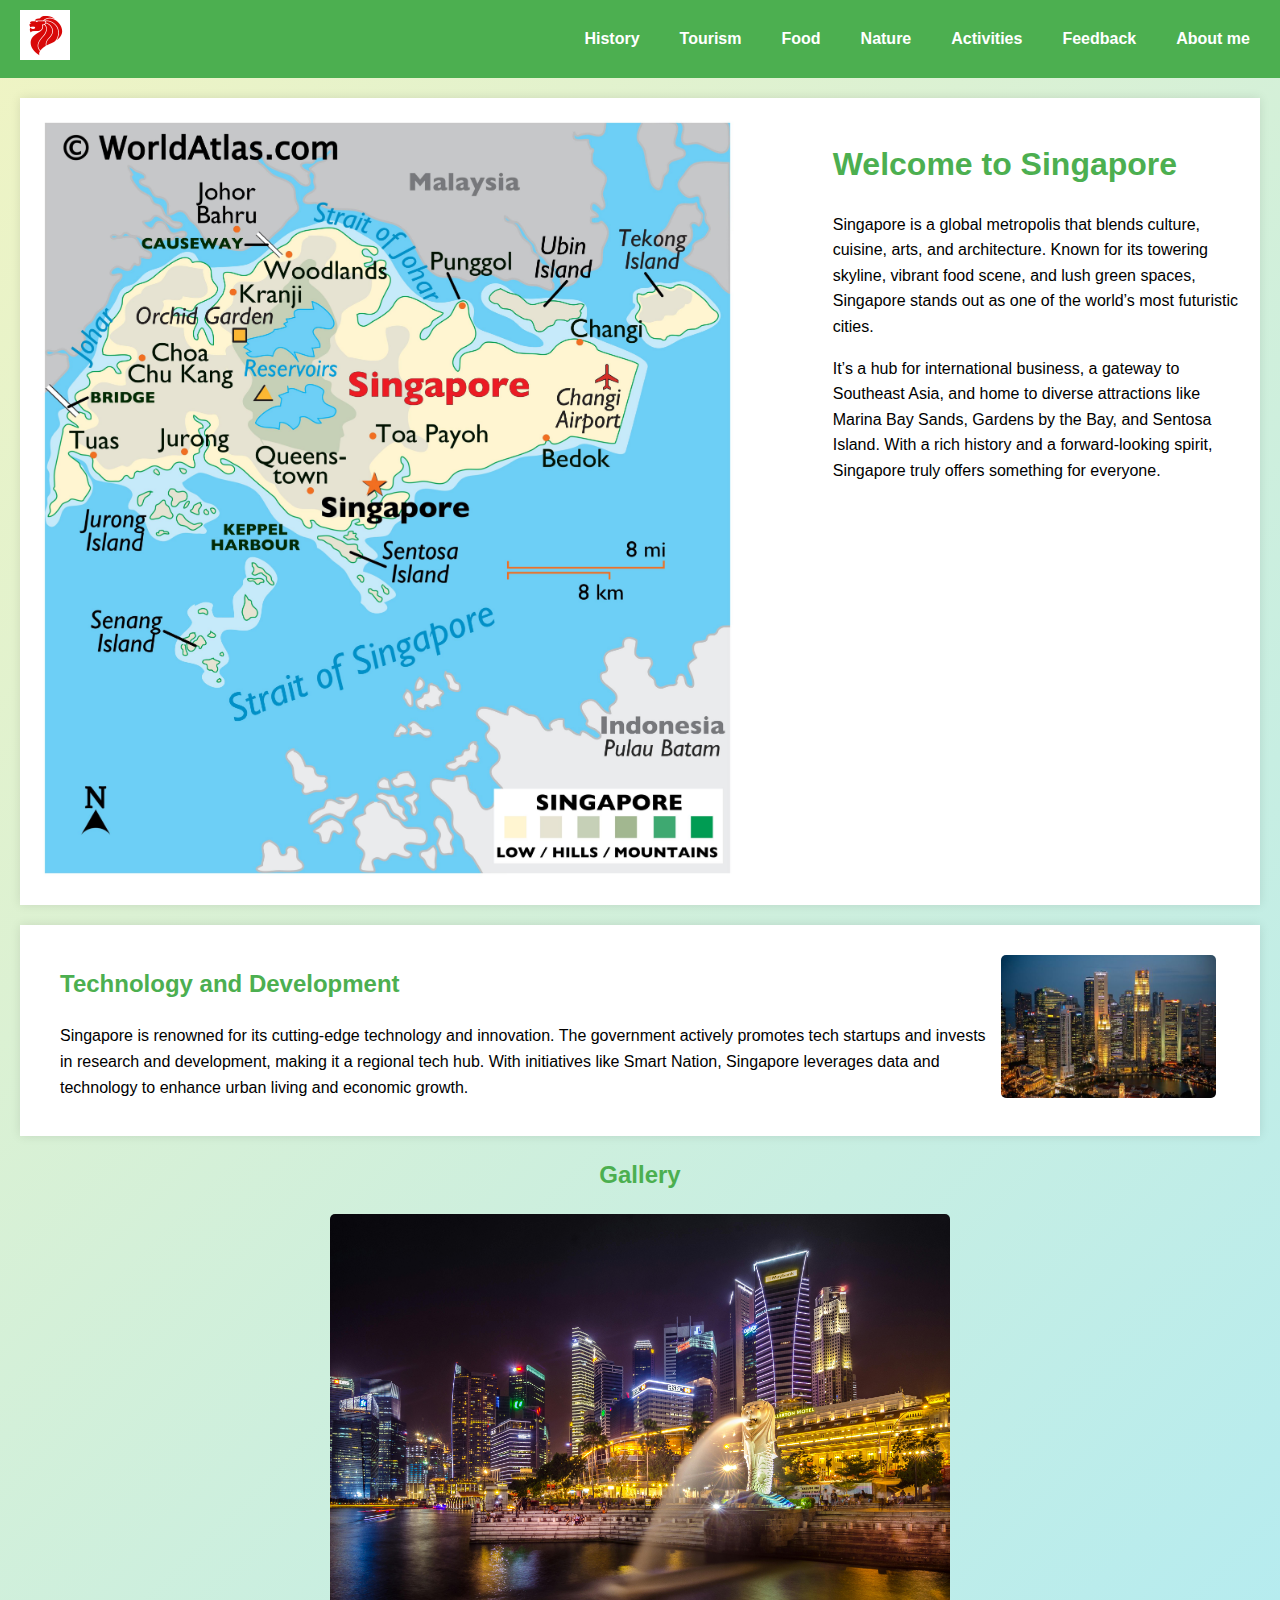
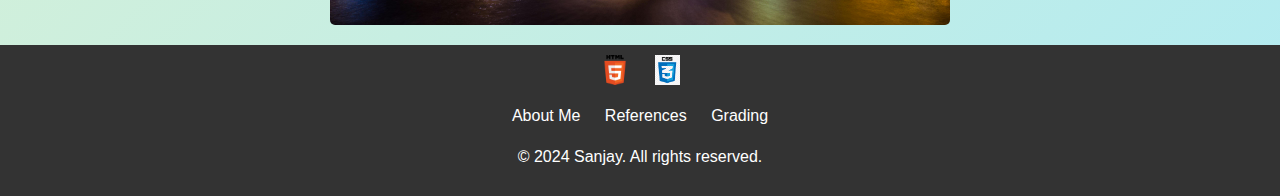
<file: index.html>
<!DOCTYPE html>
<html lang="en">
<head>
    <meta charset="UTF-8">
    <meta name="viewport" content="width=device-width, initial-scale=1.0">
    <title>Discover Singapore</title>
    <link rel="stylesheet" href="styles.css">
    <link rel="stylesheet" href="https://cdnjs.cloudflare.com/ajax/libs/font-awesome/6.0.0-beta3/css/all.min.css">
</head>
<body>
    <header>
        <div class="logo">
            <a href="index.html"><img src="assests/singapore_logo.gif" alt="Site Logo"></a>

        </div>
        <nav>
            <ul>
                <li><a href="history.html">History</a></li>
                <li><a href="tourist.html">Tourism</a></li>
                <li><a href="food.html">Food</a></li>
                <li><a href="nature.html">Nature</a></li>
                <li><a href="activities.html">Activities</a></li>
                <li><a href="feedback.html">Feedback</a></li>
                <li><a href="about.html">About me</a></li>
            </ul>
        </nav>
    </header>

    <section class="intro">
        <div class="content-container">
            <div class="image-container">
                <img src="assests/singapore_map.jpg" alt="Map of Singapore">
            </div>
            <div class="text-container">
                <h1>Welcome to Singapore</h1>
                <p>Singapore is a global metropolis that blends culture, cuisine, arts, and architecture. Known for its towering skyline, vibrant food scene, and lush green spaces, Singapore stands out as one of the world’s most futuristic cities.</p>
                <p>It’s a hub for international business, a gateway to Southeast Asia, and home to diverse attractions like Marina Bay Sands, Gardens by the Bay, and Sentosa Island. With a rich history and a forward-looking spirit, Singapore truly offers something for everyone.</p>
            </div>
        </div>
    </section>

    <section class="tech-development">
        <div class="text-container">
            <h2>Technology and Development</h2>
            <p>Singapore is renowned for its cutting-edge technology and innovation. The government actively promotes tech startups and invests in research and development, making it a regional tech hub. With initiatives like Smart Nation, Singapore leverages data and technology to enhance urban living and economic growth.</p>
        </div>
        <div class="image-container">
            <img src="assests/tech.jpg" alt="Technology Development in Singapore">
        </div>
    </section>

    <section class="gallery">
        <h2>Gallery</h2>
        <div class="carousel">
            <div class="carousel-images">
                <img src="assests/singapore_image1.jpg" alt="Gallery Image 1">
                <img src="assests/singapore_image2.jpeg" alt="Gallery Image 2">
                <img src="assests/image3.avif" alt="Gallery Image 3">
                <img src="assests/image4.jpeg" alt="Gallery Image 4">
                <img src="assests/image5.jpg" alt="Gallery Image 5">
            </div>
        </div>
    </section>

    <footer>
        <div class="validator-logos">
            <a href="https://validator.w3.org/nu/?doc=https://people.rit.edu/sm7046/individual%2520project/index.html"><img src="assests/html_logo.png" alt="HTML Validator Logo"></a>
            <a href="https://jigsaw.w3.org/css-validator/validator?uri=https://people.rit.edu/sm7046/individual%2520project/&profile=css3svg&usermedium=all&warning=1&vextwarning=&lang=en#errors"><img src="assests/css_logo.png" alt="CSS Validator Logo"></a>
        </div>
        <div class="footer-links">
            <a href="about.html">About Me</a>
            <a href="reference.html">References</a>
            <a href="grading.html">Grading</a>
            <p>&copy; 2024 Sanjay. All rights reserved.</p>
        </div>
    </footer>

    <script>
        const carouselImages = document.querySelector('.carousel-images');
        const images = carouselImages.children;
        let index = 0;

        function showNextImage() {
            images[index].style.display = 'none'; // Hide current image
            index = (index + 1) % images.length; // Move to the next image
            images[index].style.display = 'block'; // Show next image
        }

        // Initialize the carousel by hiding all images except the first
        for (let i = 1; i < images.length; i++) {
            images[i].style.display = 'none';
        }

        setInterval(showNextImage, 3000); // Change image every 3 seconds
    </script>
</body>
</html>
</file>
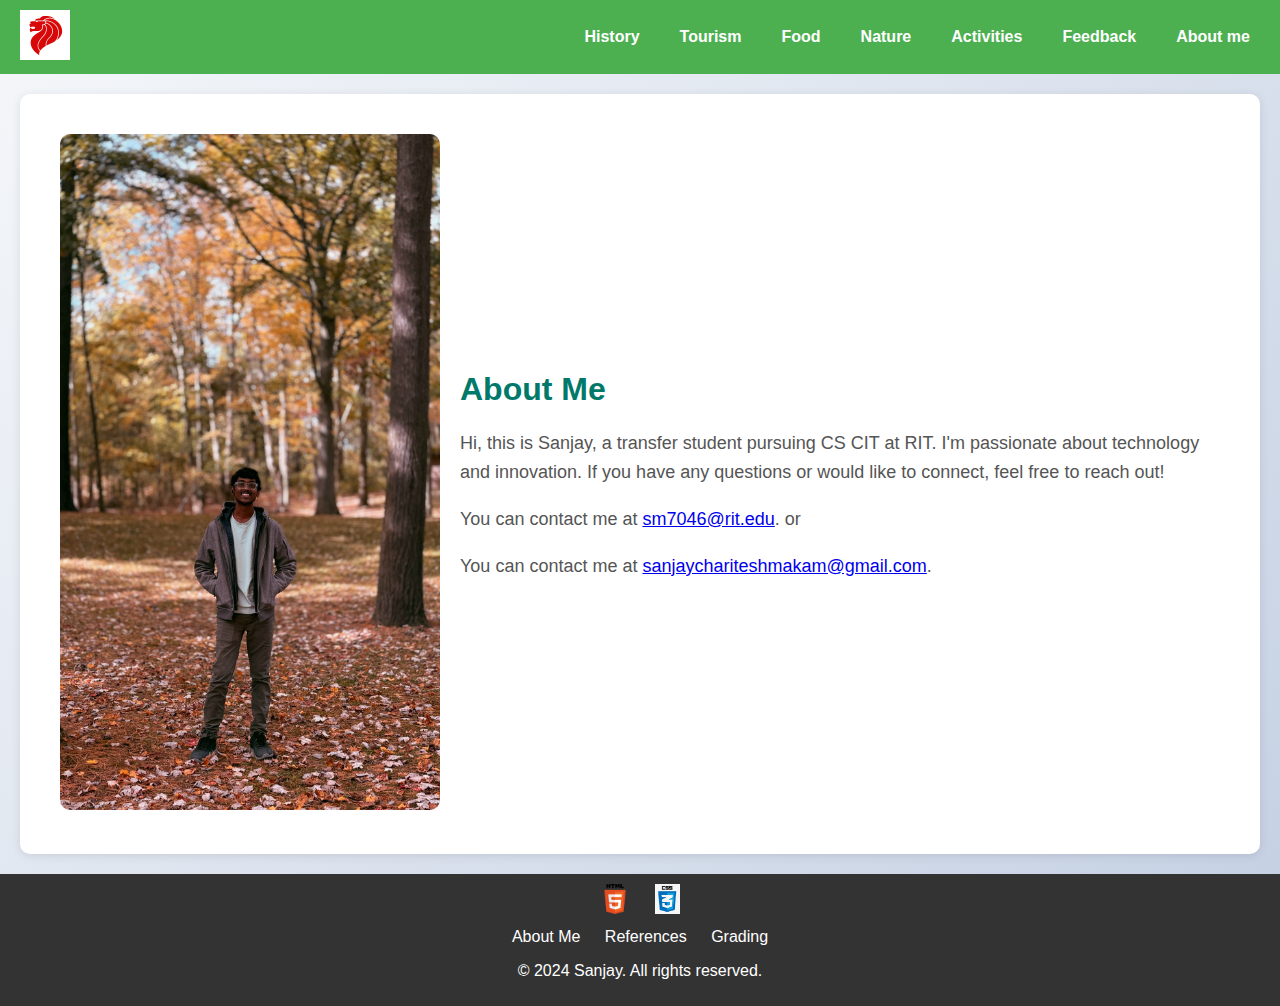
<file: about.html>
<!DOCTYPE html>
<html lang="en">
<head>
    <meta charset="UTF-8">
    <meta name="viewport" content="width=device-width, initial-scale=1.0">
    <title>About Me - Sanjay</title>
    <link rel="stylesheet" href="about.css"> 
</head>
<body>
        <header>
            <div class="logo">
                <a href="index.html"><img src="assests/singapore_logo.gif" alt="Site Logo"></a>
    
            </div>
            <nav>
                <ul>
                    <li><a href="history.html">History</a></li>
                    <li><a href="tourist.html">Tourism</a></li>
                    <li><a href="food.html">Food</a></li>
                    <li><a href="nature.html">Nature</a></li>
                    <li><a href="activities.html">Activities</a></li>
                    <li><a href="feedback.html">Feedback</a></li>
                    <li><a href="about.html">About me</a></li>
                </ul>
            </nav>
        </header>
    
    <main>
        <div class="about-container">
            <div class="about-photo">
                <img src="assests/my_photo.jpeg" alt="Sanjay's Photo"> <!-- Replace with your photo -->
            </div>
            <div class="about-text">
                <h1>About Me</h1>
                <p>Hi, this is Sanjay, a transfer student pursuing CS CIT at RIT. I'm passionate about technology and innovation. If you have any questions or would like to connect, feel free to reach out!</p>
                <p>You can contact me at <a href="mailto:sm7046@rit.edu">sm7046@rit.edu</a>. or</p>
                <p>You can contact me at <a href="mailto:sanjaychariteshmakam@gmail.com">sanjaychariteshmakam@gmail.com</a>.</p>
            </div>
        </div>
    </main>
    
    <footer>
        <div class="validator-logos">
            <a href="https://validator.w3.org/nu/?doc=https://people.rit.edu/sm7046/individual%2520project/index.html"><img src="assests/html_logo.png" alt="HTML Validator Logo"></a>
            <a href="https://jigsaw.w3.org/css-validator/validator?uri=https://people.rit.edu/sm7046/individual%2520project/&profile=css3svg&usermedium=all&warning=1&vextwarning=&lang=en#errors"><img src="assests/css_logo.png" alt="CSS Validator Logo"></a>
        </div>
        <div class="footer-links">
            <a href="about.html">About Me</a>
            <a href="reference.html">References</a>
            <a href="grading.html">Grading</a>
            <p>&copy; 2024 Sanjay. All rights reserved.</p>
        </div>
    </footer>
</body>
</html>
</file>
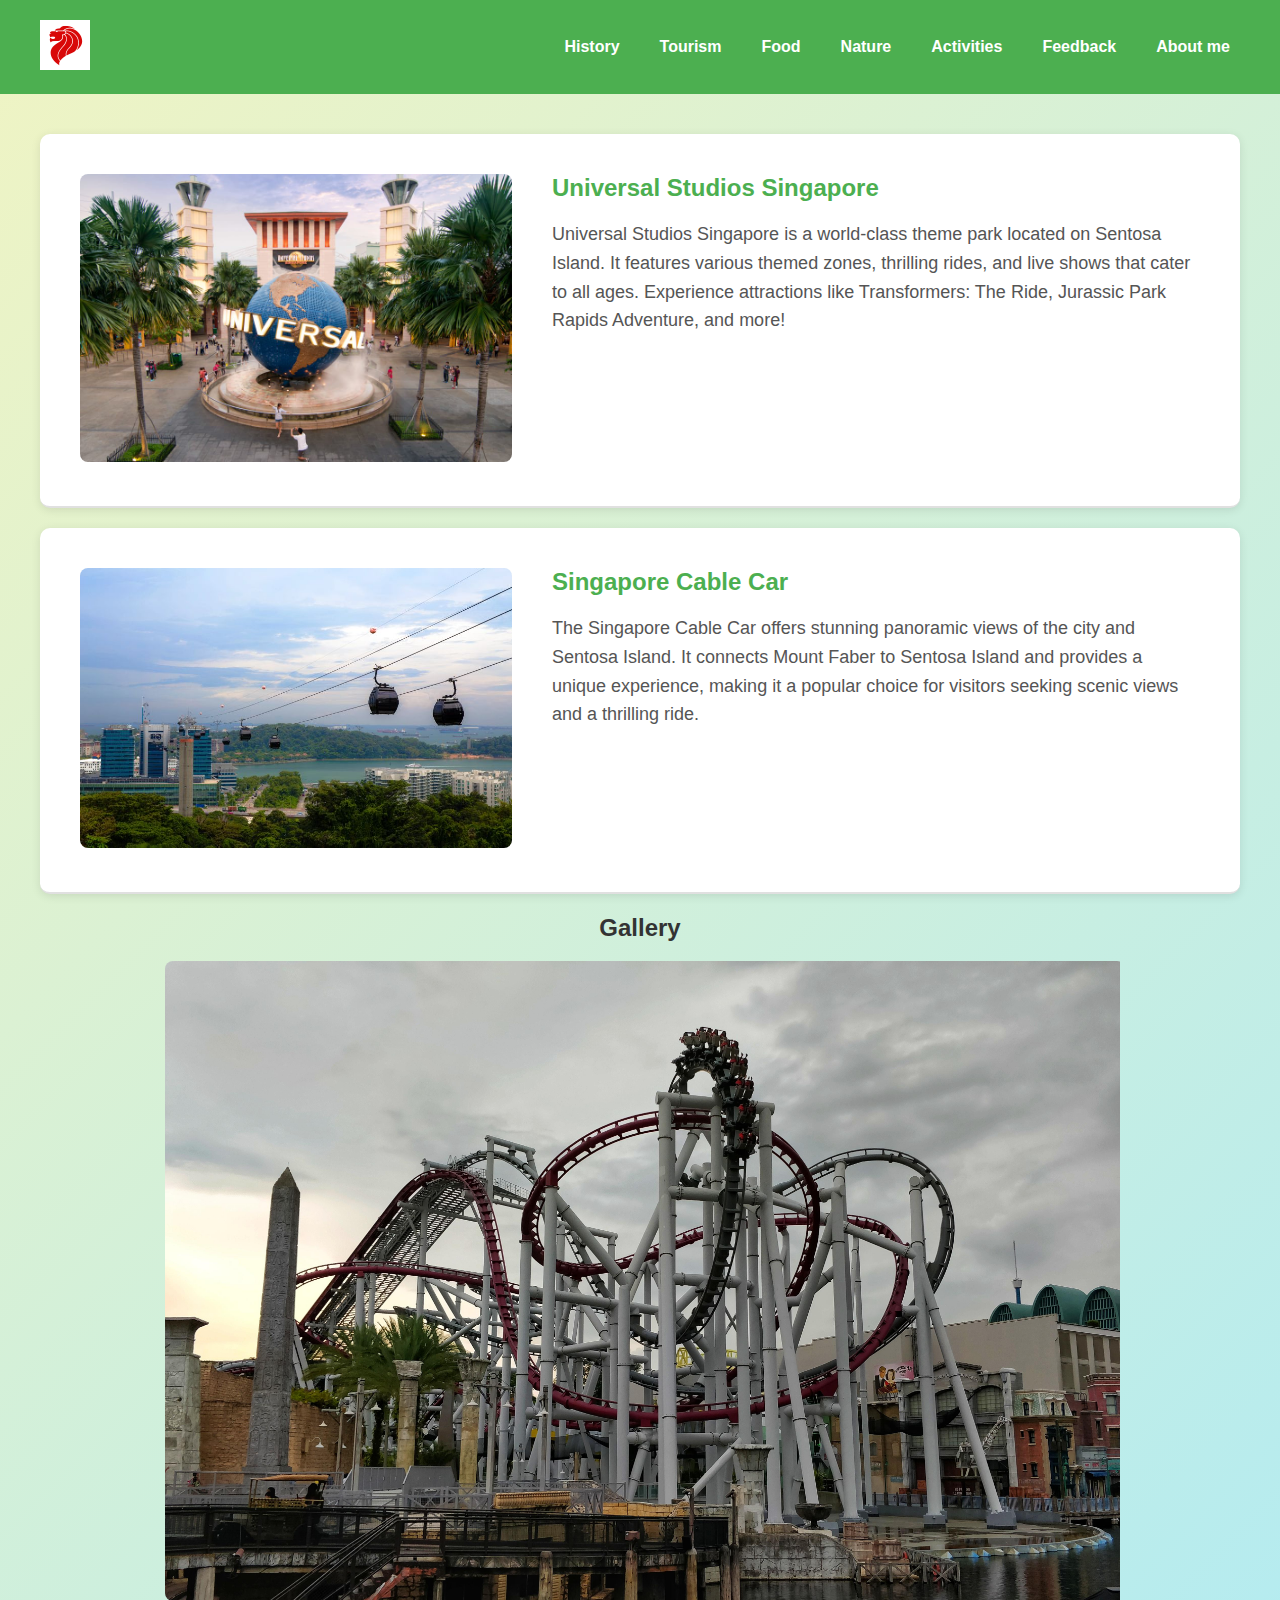
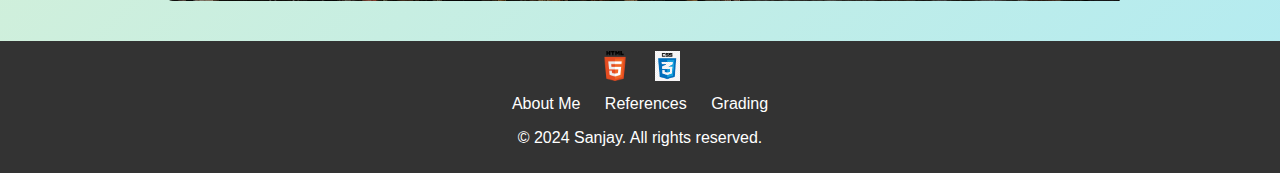
<file: activities.html>
<!DOCTYPE html>
<html lang="en">
<head>
    <meta charset="UTF-8">
    <meta name="viewport" content="width=device-width, initial-scale=1.0">
    <title>Activities in Singapore</title>
    <link rel="stylesheet" href="activities.css">
    <script src="activities.js" defer></script>
</head>
<body>
    <header>
        <div class="logo">
            <a href="index.html"><img src="assests/singapore_logo.gif" alt="Site Logo"></a>
        </div>
        <nav>
            <ul>
                <li><a href="history.html">History</a></li>
                <li><a href="tourist.html">Tourism</a></li>
                <li><a href="food.html">Food</a></li>
                <li><a href="nature.html">Nature</a></li>
                <li><a href="activities.html">Activities</a></li>
                <li><a href="feedback.html">Feedback</a></li>
                <li><a href="about.html">About me</a></li>
            </ul>
        </nav>
    </header>
    <main>
        <section class="activity">
            <div class="image-left">
                <img src="assests/universal1.jpg" alt="Universal Studios" class="hover-image">
                <img src="assests/universal.jpg" alt="Universal Studios Hover" class="hover-image" style="display:none;">
            </div>
            <div class="text-right">
                <h1>Universal Studios Singapore</h1>
                <p>Universal Studios Singapore is a world-class theme park located on Sentosa Island. It features various themed zones, thrilling rides, and live shows that cater to all ages. Experience attractions like Transformers: The Ride, Jurassic Park Rapids Adventure, and more!</p>
            </div>
        </section>

        <section class="activity">
            <div class="image-left">
                <img src="assests/cable car.jpg" alt="Singapore Cable Car" class="hover-image">
                <img src="assests/car1.jpeg" alt="Singapore Cable Car Hover" class="hover-image" style="display:none;">
            </div>
            <div class="text-right">
                <h1>Singapore Cable Car</h1>
                <p>The Singapore Cable Car offers stunning panoramic views of the city and Sentosa Island. It connects Mount Faber to Sentosa Island and provides a unique experience, making it a popular choice for visitors seeking scenic views and a thrilling ride.</p>
            </div>
        </section>

        <section class="gallery">
            <h2>Gallery</h2>
            <div class="carousel">
                <img src="assests/universal2.jpg" alt="Gallery Image 1">
                <img src="assests/car1.jpeg" alt="Gallery Image 2">
                <img src="assests/universal.jpg" alt="Gallery Image 3">
            </div>
        </section>
    </main>

    <footer>
        <div class="validator-logos">
            <a href="https://validator.w3.org/nu/?doc=https://people.rit.edu/sm7046/individual%2520project/index.html"><img src="assests/html_logo.png" alt="HTML Validator Logo"></a>
            <a href="https://jigsaw.w3.org/css-validator/validator?uri=https://people.rit.edu/sm7046/individual%2520project/&profile=css3svg&usermedium=all&warning=1&vextwarning=&lang=en#errors"><img src="assests/css_logo.png" alt="CSS Validator Logo"></a>
        </div>
        <div class="footer-links">
            <a href="about.html">About Me</a>
            <a href="reference.html">References</a>
            <a href="grading.html">Grading</a>
            <p>&copy; 2024 Sanjay. All rights reserved.</p>
        </div>
    </footer>

</body>
</html>
</file>
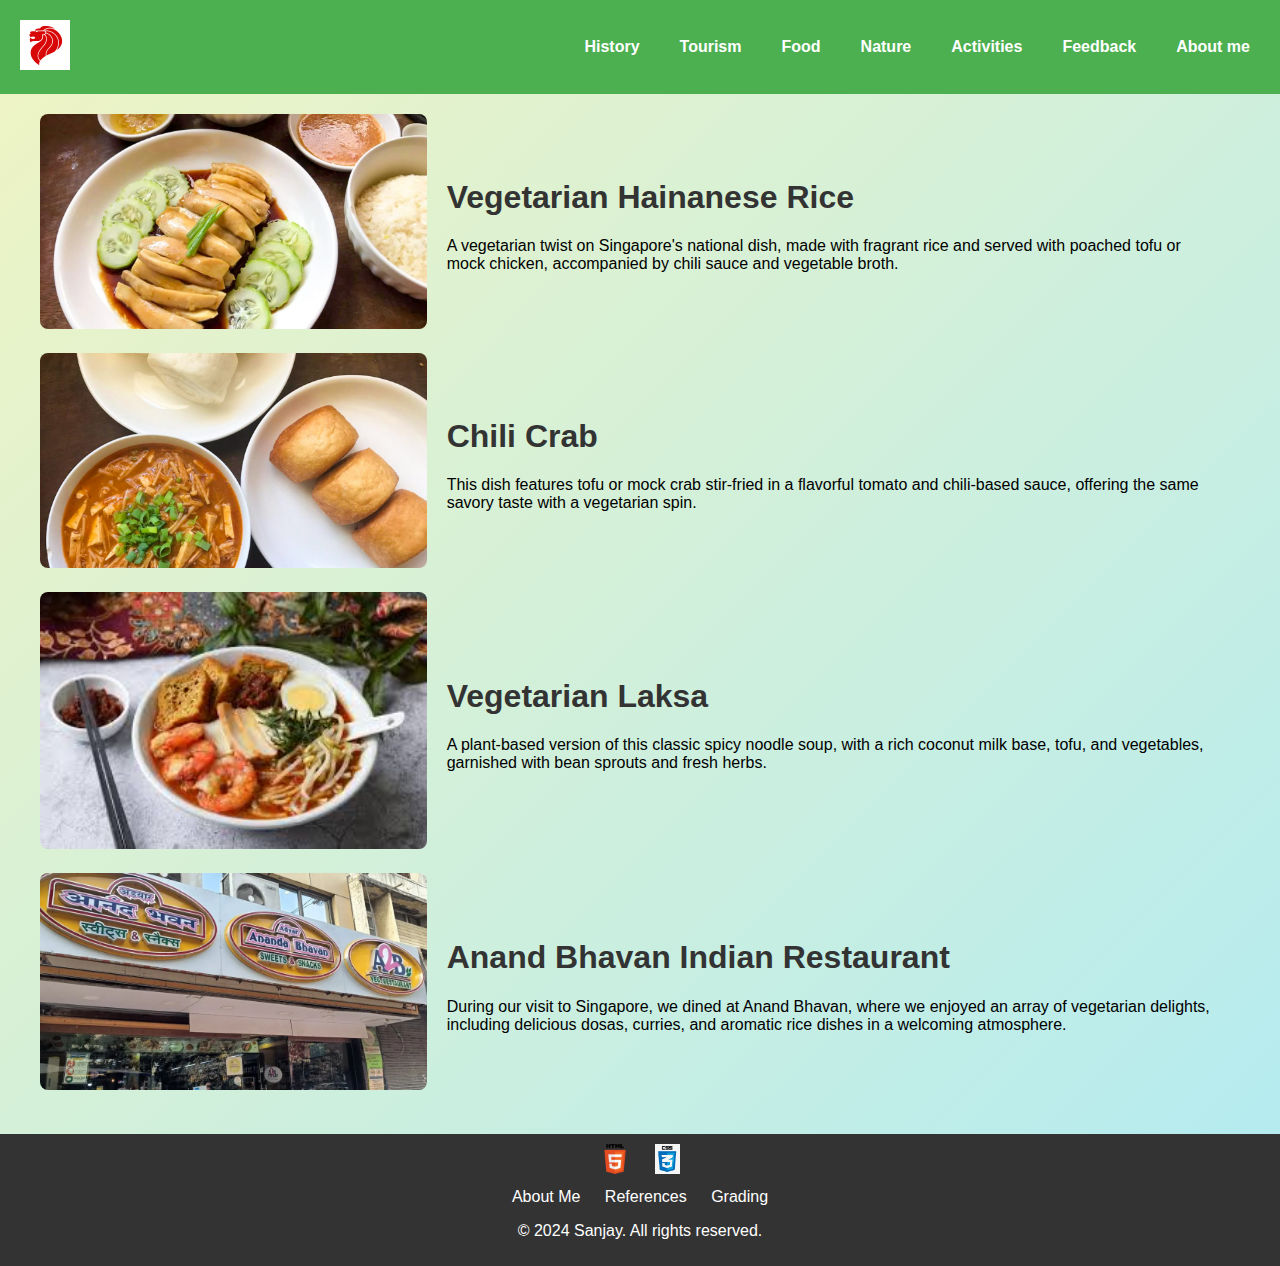
<file: food.html>
<!DOCTYPE html>
<html lang="en">
<head>
    <meta charset="UTF-8">
    <meta name="viewport" content="width=device-width, initial-scale=1.0">
    <link rel="stylesheet" href="food.css"> <!-- Link to your CSS file -->
    <title>Singapore's Vegetarian Food Scene</title>
</head>
<body>

    <header>
        <div class="logo">
            <a href="index.html"><img src="assests/singapore_logo.gif" alt="Site Logo"></a>
        </div>
        <nav>
            <ul>
                <li><a href="history.html">History</a></li>
                <li><a href="tourist.html">Tourism</a></li>
                <li><a href="food.html">Food</a></li>
                <li><a href="nature.html">Nature</a></li>
                <li><a href="activities.html">Activities</a></li>
                <li><a href="feedback.html">Feedback</a></li>
                <li><a href="about.html">About me</a></li>
            </ul>
        </nav>
    </header>

<main>
    <section class="food-item">
        <div class="image-container">
            <img src="assests/vegrice.jpg" alt="Vegetarian Hainanese Rice" class="food-image">
            <img src="assests/vegrice2.jpg" alt="Vegetarian Hainanese Rice Hover" class="hover-image" style="display:none;">
        </div>
        <div class="text-content">
            <h1>Vegetarian Hainanese Rice</h1>
            <p>A vegetarian twist on Singapore's national dish, made with fragrant rice and served with poached tofu or mock chicken, accompanied by chili sauce and vegetable broth.</p>
        </div>
    </section>

    <section class="food-item">
        <div class="image-container">
            <img src="assests/chilli crab.jpg" alt="Vegetarian Chili Crab" class="food-image">
            <img src="assests/chillicrab2.jpeg" alt="Vegetarian Chili Crab Hover" class="hover-image" style="display:none;">
        </div>
        <div class="text-content">
            <h1>Chili Crab</h1>
            <p>This dish features tofu or mock crab stir-fried in a flavorful tomato and chili-based sauce, offering the same savory taste with a vegetarian spin.</p>
        </div>
    </section>

    <section class="food-item">
        <div class="image-container">
            <img src="assests/laksa2.jpeg" alt="Vegetarian Laksa" class="food-image">
            <img src="assests/laksa.jpeg" alt="Vegetarian Laksa Hover" class="hover-image" style="display:none;">
        </div>
        <div class="text-content">
            <h1>Vegetarian Laksa</h1>
            <p>A plant-based version of this classic spicy noodle soup, with a rich coconut milk base, tofu, and vegetables, garnished with bean sprouts and fresh herbs.</p>
        </div>
    </section>

    <section class="food-item">
        <div class="image-container">
            <img src="assests/a2b2.webp" alt="Anand Bhavan Indian Restaurant" class="food-image">
            <img src="assests/a2b.jpg" alt="Anand Bhavan Indian Restaurant Hover" class="hover-image" style="display:none;">
        </div>
        <div class="text-content">
            <h1>Anand Bhavan Indian Restaurant</h1>
            <p>During our visit to Singapore, we dined at Anand Bhavan, where we enjoyed an array of vegetarian delights, including delicious dosas, curries, and aromatic rice dishes in a welcoming atmosphere.</p>
        </div>
    </section>

</main>

<footer>
    <div class="validator-logos">
        <a href="https://validator.w3.org/nu/?doc=https://people.rit.edu/sm7046/individual%2520project/index.html"><img src="assests/html_logo.png" alt="HTML Validator Logo"></a>
        <a href="https://jigsaw.w3.org/css-validator/validator?uri=https://people.rit.edu/sm7046/individual%2520project/&profile=css3svg&usermedium=all&warning=1&vextwarning=&lang=en#errors"><img src="assests/css_logo.png" alt="CSS Validator Logo"></a>
    </div>
    <div class="footer-links">
        <a href="about.html">About Me</a>
        <a href="reference.html">References</a>
        <a href="grading.html">Grading</a>
        <p>&copy; 2024 Sanjay. All rights reserved.</p>
    </div>
</footer>

<script src="food.js"></script> 
</body>
</html>
</file>
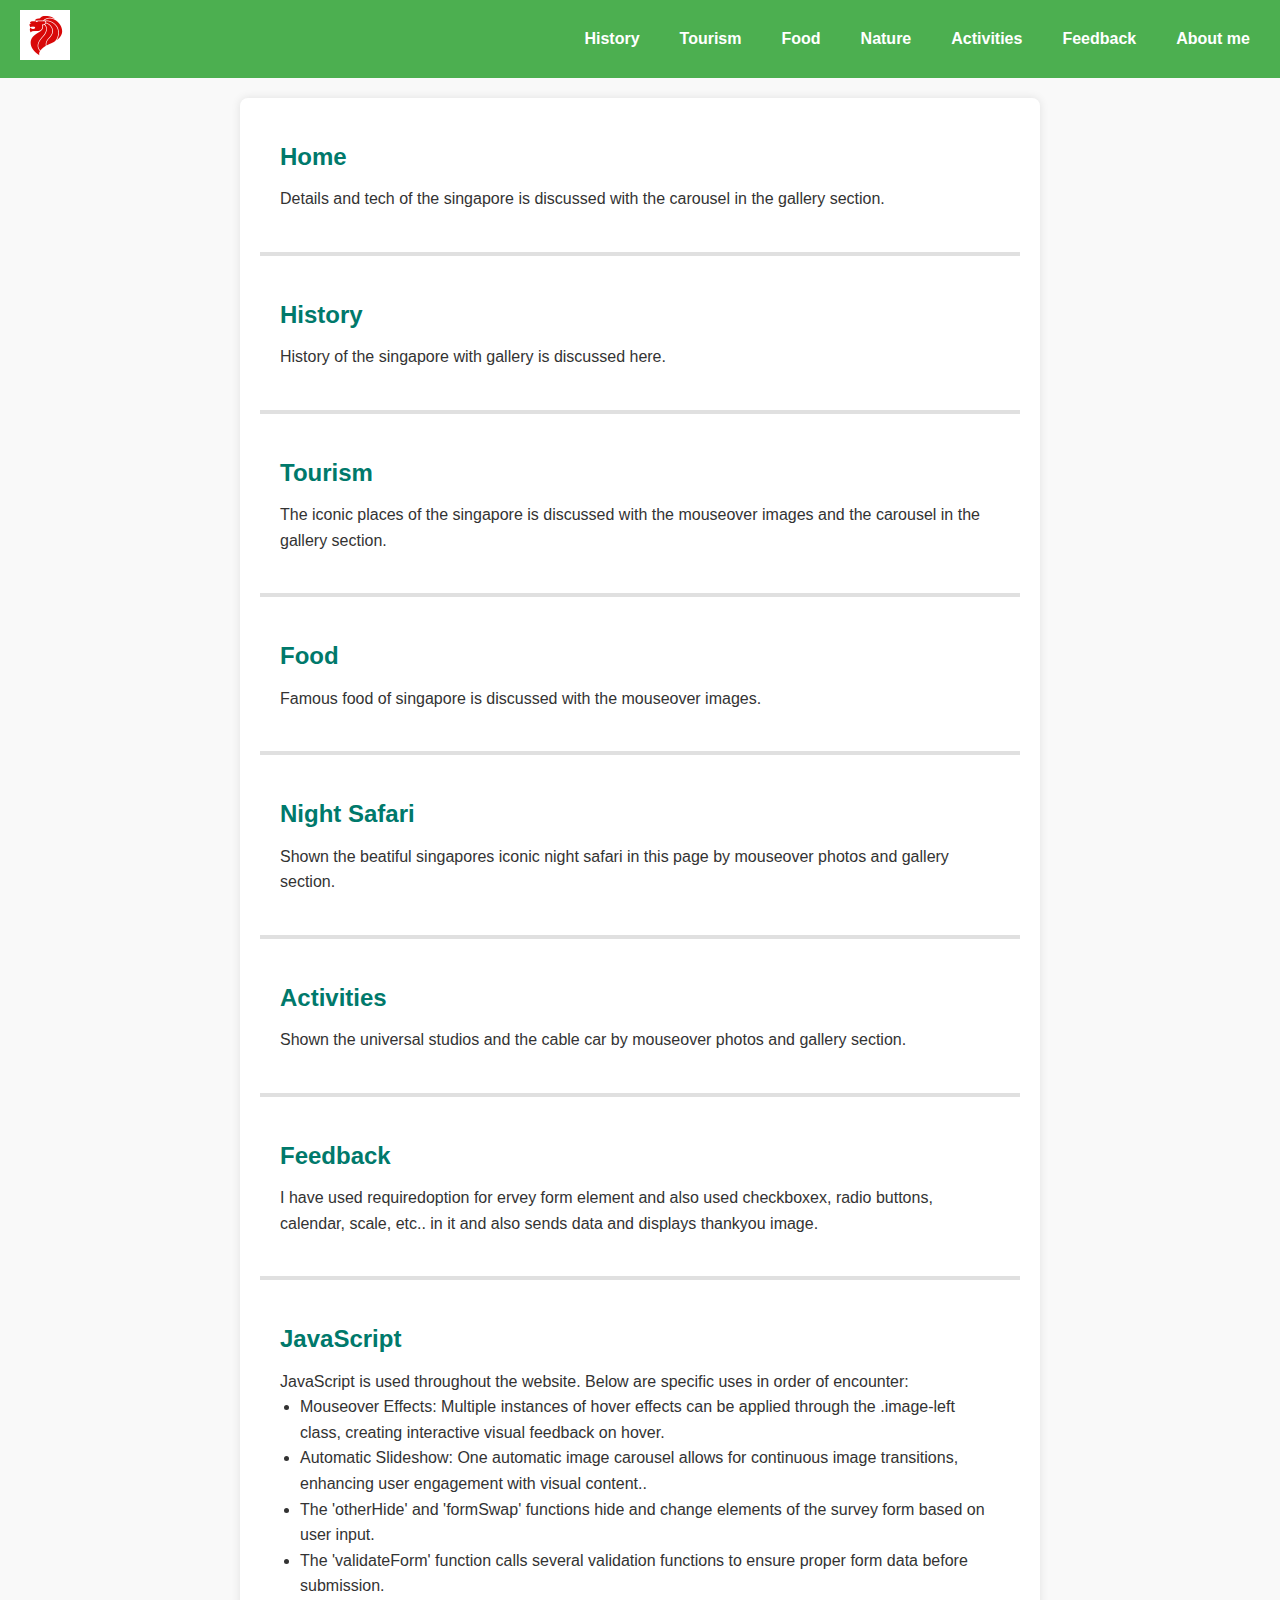
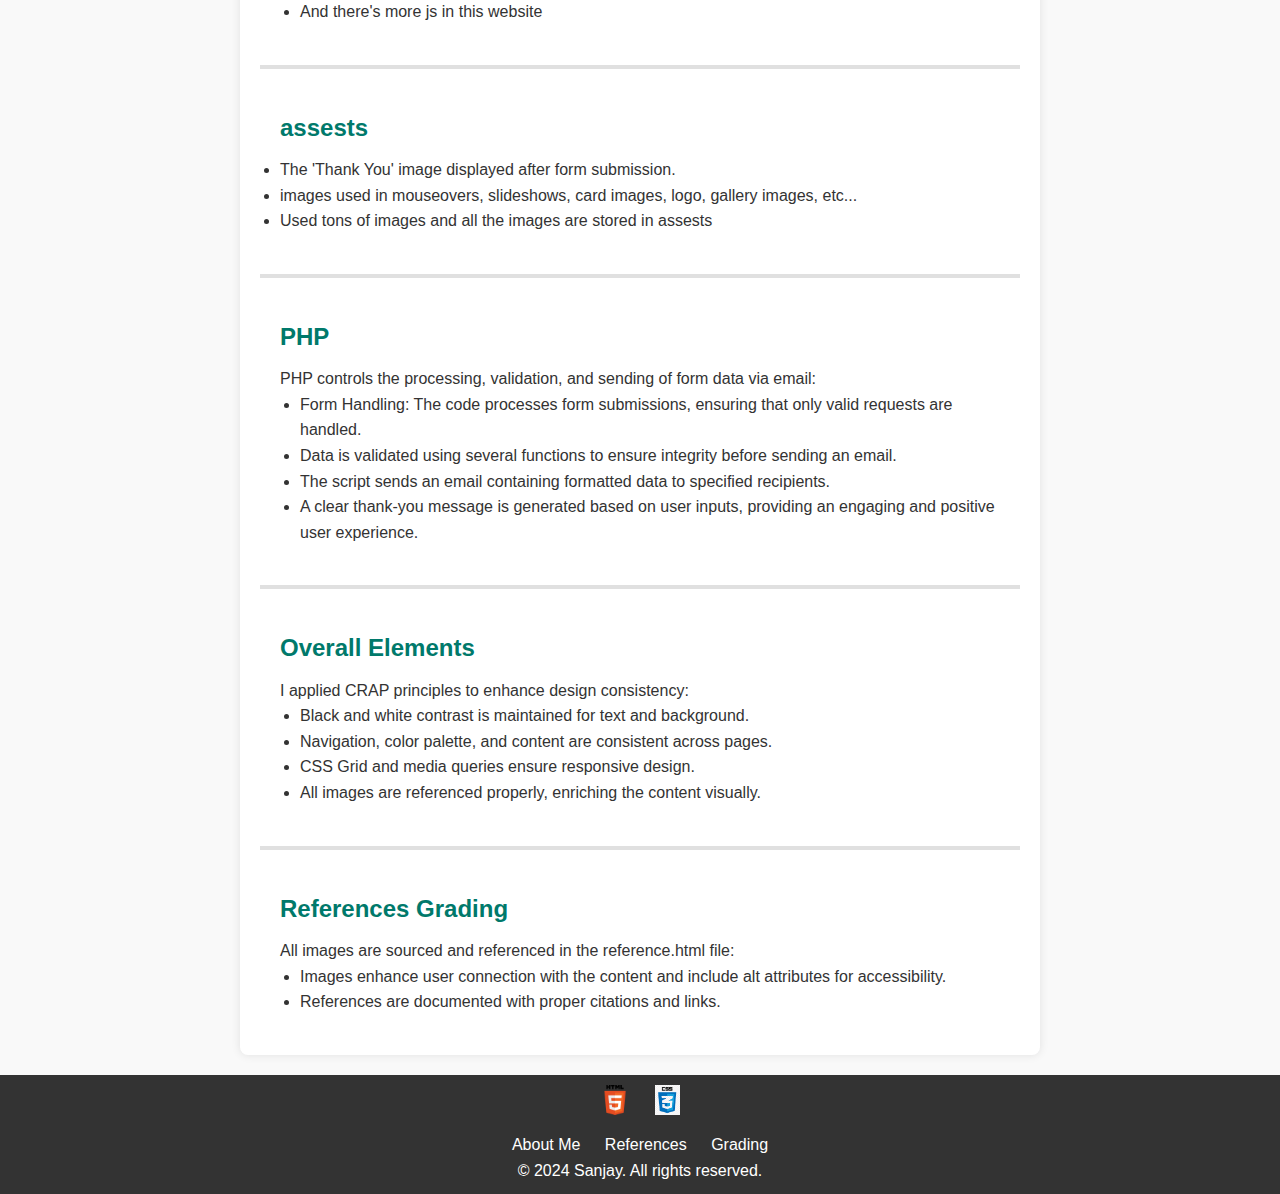
<file: grading.html>
<!DOCTYPE html>
<html lang="en">
<head>
    <meta charset="UTF-8">
    <meta name="viewport" content="width=device-width, initial-scale=1.0">
    <title>Grading Page</title>
    <link rel="stylesheet" href="grading.css">
</head>
<body>
    <header>
        <div class="logo">
            <a href="index.html"><img src="assests/singapore_logo.gif" alt="Site Logo"></a>

        </div>
        <nav>
            <ul>
                <li><a href="history.html">History</a></li>
                <li><a href="tourist.html">Tourism</a></li>
                <li><a href="food.html">Food</a></li>
                <li><a href="nature.html">Nature</a></li>
                <li><a href="activities.html">Activities</a></li>
                <li><a href="feedback.html">Feedback</a></li>
                <li><a href="about.html">About me</a></li>
            </ul>
        </nav>
    </header>

    <main>
        <section>
            <h2>Home</h2>
            <p>Details and tech of the singapore is discussed with the carousel in the gallery section.</p>
        </section>

        <hr>

        <section>
            <h2>History</h2>
            <p>History of the singapore with gallery is discussed here.</p>
        </section>

        <hr>

        <section>
            <h2>Tourism</h2>
            <p>The iconic places of the singapore is discussed with the mouseover images and the carousel in the gallery section.</p>
        </section>

        <hr>

        <section>
            <h2>Food</h2>
            <p>Famous food of singapore is discussed with the mouseover images.</p>
        </section>

        <hr>

        <section>
            <h2>Night Safari</h2>
            <p>Shown the beatiful singapores iconic night safari in this page by mouseover photos and gallery section.</p>
        </section>

        <hr>

        <section>
            <h2>Activities</h2>
            <p>Shown the universal studios and the cable car by mouseover photos and gallery section.</p>
        </section>

        <hr>

        <section>
            <h2>Feedback</h2>
            <p>I have used requiredoption for ervey form element and also used checkboxex, radio buttons, calendar, scale, etc.. in it and also sends data and displays thankyou image.</p>
        </section>

        <hr>

        <section>
            <h2>JavaScript</h2>
            <p>JavaScript is used throughout the website. Below are specific uses in order of encounter:</p>
            <ul>
                <li>Mouseover Effects: Multiple instances of hover effects can be applied through the .image-left class, creating interactive visual feedback on hover.</li>
                <li> Automatic Slideshow: One automatic image carousel allows for continuous image transitions, enhancing user engagement with visual content..</li>
                <li>The 'otherHide' and 'formSwap' functions hide and change elements of the survey form based on user input.</li>
                <li>The 'validateForm' function calls several validation functions to ensure proper form data before submission.</li>
                <li>And there's more js in this website </li>
            </ul>
        </section>

        <hr>

        <section>
            <h2>assests</h2>
                <li>The 'Thank You' image displayed after form submission.</li>
                <li>images used in mouseovers, slideshows, card images, logo, gallery images, etc...</li>
                <li>Used tons of images and all the images are stored in assests </li>
               
            </ul>
        </section>

        <hr>

        <section>
            <h2>PHP</h2>
            <p>PHP controls the processing, validation, and sending of form data via email:</p>
            <ul>
                <li>Form Handling: The code processes form submissions, ensuring that only valid requests are handled.</li>
                <li>Data is validated using several functions to ensure integrity before sending an email.</li>
                <li>The script sends an email containing formatted data to specified recipients.</li>
                <li>A clear thank-you message is generated based on user inputs, providing an engaging and positive user experience.
                </li>
            </ul>
        </section>

        <hr>

        <section>
            <h2>Overall Elements</h2>
            <p>I applied CRAP principles to enhance design consistency:</p>
            <ul>
                <li>Black and white contrast is maintained for text and background.</li>
                <li>Navigation, color palette, and content are consistent across pages.</li>
                <li>CSS Grid and media queries ensure responsive design.</li>
                <li>All images are referenced properly, enriching the content visually.</li>
            </ul>
        </section>

        <hr>

        <section>
            <h2>References Grading</h2>
            <p>All images are sourced and referenced in the reference.html file:</p>
            <ul>
                <li>Images enhance user connection with the content and include alt attributes for accessibility.</li>
                <li>References are documented with proper citations and links.</li>
            </ul>
        </section>
        
    </main>
</body>

<footer>
    <div class="validator-logos">
        <a href="https://validator.w3.org/nu/?doc=https://people.rit.edu/sm7046/individual%2520project/index.html"><img src="assests/html_logo.png" alt="HTML Validator Logo"></a>
        <a href="https://jigsaw.w3.org/css-validator/validator?uri=https://people.rit.edu/sm7046/individual%2520project/&profile=css3svg&usermedium=all&warning=1&vextwarning=&lang=en#errors"><img src="assests/css_logo.png" alt="CSS Validator Logo"></a>
    </div>
    <div class="footer-links">
        <a href="about.html">About Me</a>
        <a href="reference.html">References</a>
        <a href="grading.html">Grading</a>
        <p>&copy; 2024 Sanjay. All rights reserved.</p>
    </div>
</footer>


</html>
</file>
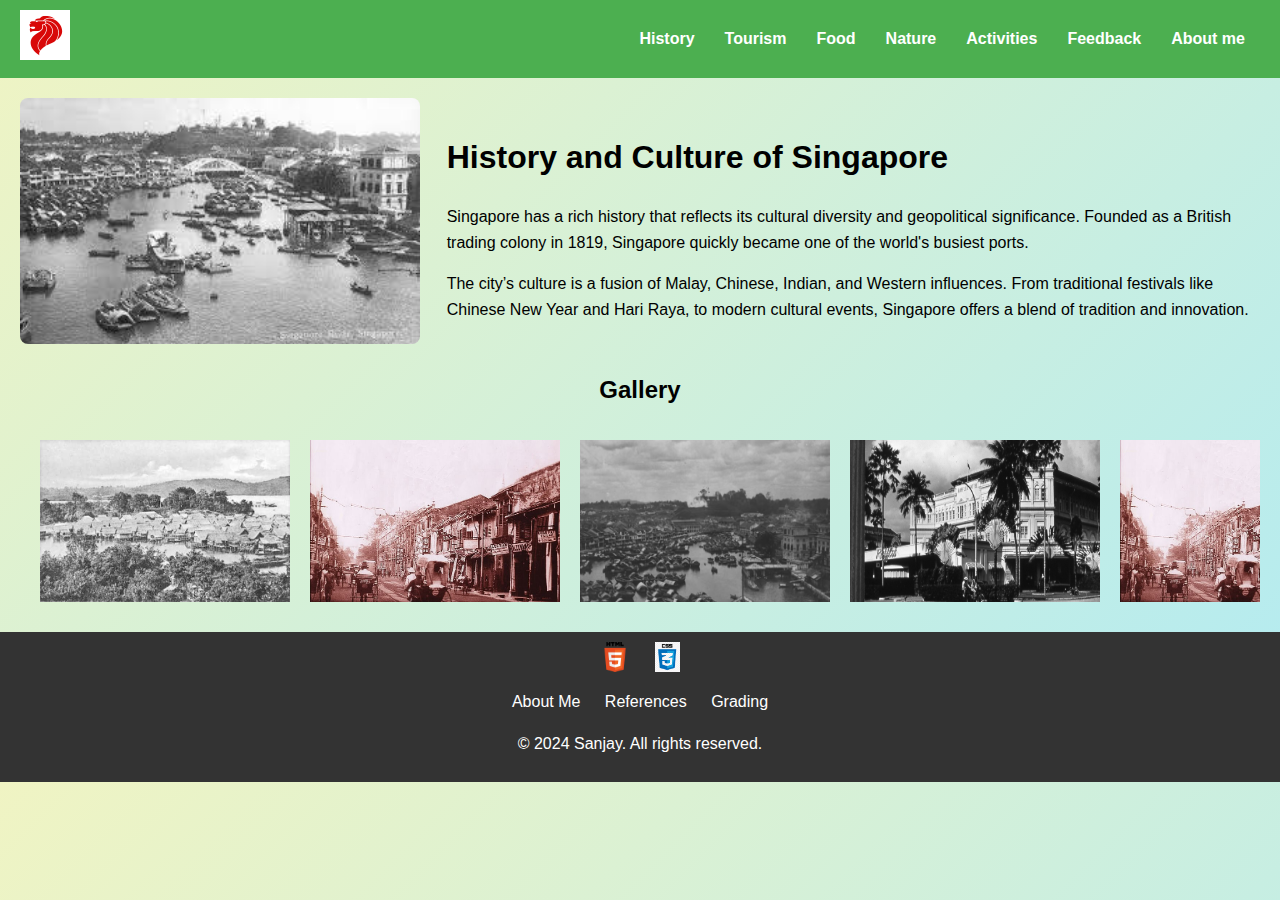
<file: history.html>
<!DOCTYPE html>
<html lang="en">
<head>
    <meta charset="UTF-8">
    <meta name="viewport" content="width=device-width, initial-scale=1.0">
    <title>History and Culture of Singapore</title>
    <link rel="stylesheet" href="history.css">
    <script src="history.js" defer></script>
</head>
<body>

    <header>
        <div class="logo">
            <a href="index.html"><img src="assests/singapore_logo.gif" alt="Site Logo"></a>

        </div>
        <nav>
            <ul>
                <li><a href="history.html">History</a></li>
                <li><a href="tourist.html">Tourism</a></li>
                <li><a href="food.html">Food</a></li>
                <li><a href="nature.html">Nature</a></li>
                <li><a href="activities.html">Activities</a></li>
                <li><a href="feedback.html">Feedback</a></li>
                <li><a href="about.html">About me</a></li>
            </ul>
        </nav>
    </header>
    <main>
        <section class="main-content">
            <div class="image-left">
                <img id="hover-image" src="assests/history1.jpeg" src="assests/history2.jpg" alt="Singapore History">
            </div>
            <div class="text-right">
                <h1>History and Culture of Singapore</h1>
                <p>Singapore has a rich history that reflects its cultural diversity and geopolitical significance. Founded as a British trading colony in 1819, Singapore quickly became one of the world's busiest ports.</p>
                <p>The city’s culture is a fusion of Malay, Chinese, Indian, and Western influences. From traditional festivals like Chinese New Year and Hari Raya, to modern cultural events, Singapore offers a blend of tradition and innovation.</p>
            </div>
        </section>

        <section class="carousel-container">
            <h2>Gallery</h2>
            <div class="carousel">
                <img src="assests/history2.jpg" alt="Landmark 2" class="carousel-img">
                <img src="assests/history5.jpg" alt="Landmark 2" class="carousel-img">
                <img src="assests/history3.avif" alt="Landmark 3" class="carousel-img">
                <img src="assests/history4.jpg" alt="Landmark 4" class="carousel-img">
                <img src="assests/history5.jpg" alt="Landmark 4" class="carousel-img">
            </div>
        </section>
    </main>

    <footer>
        <div class="validator-logos">
            <a href="https://validator.w3.org/nu/?doc=https://people.rit.edu/sm7046/individual%2520project/index.html"><img src="assests/html_logo.png" alt="HTML Validator Logo"></a>
            <a href="https://jigsaw.w3.org/css-validator/validator?uri=https://people.rit.edu/sm7046/individual%2520project/&profile=css3svg&usermedium=all&warning=1&vextwarning=&lang=en#errors"><img src="assests/css_logo.png" alt="CSS Validator Logo"></a>
        </div>
        <div class="footer-links">
            <a href="about.html">About Me</a>
            <a href="reference.html">References</a>
            <a href="grading.html">Grading</a>
            <p>&copy; 2024 Sanjay. All rights reserved.</p>
        </div>
    </footer>

</body>
</html>
</file>
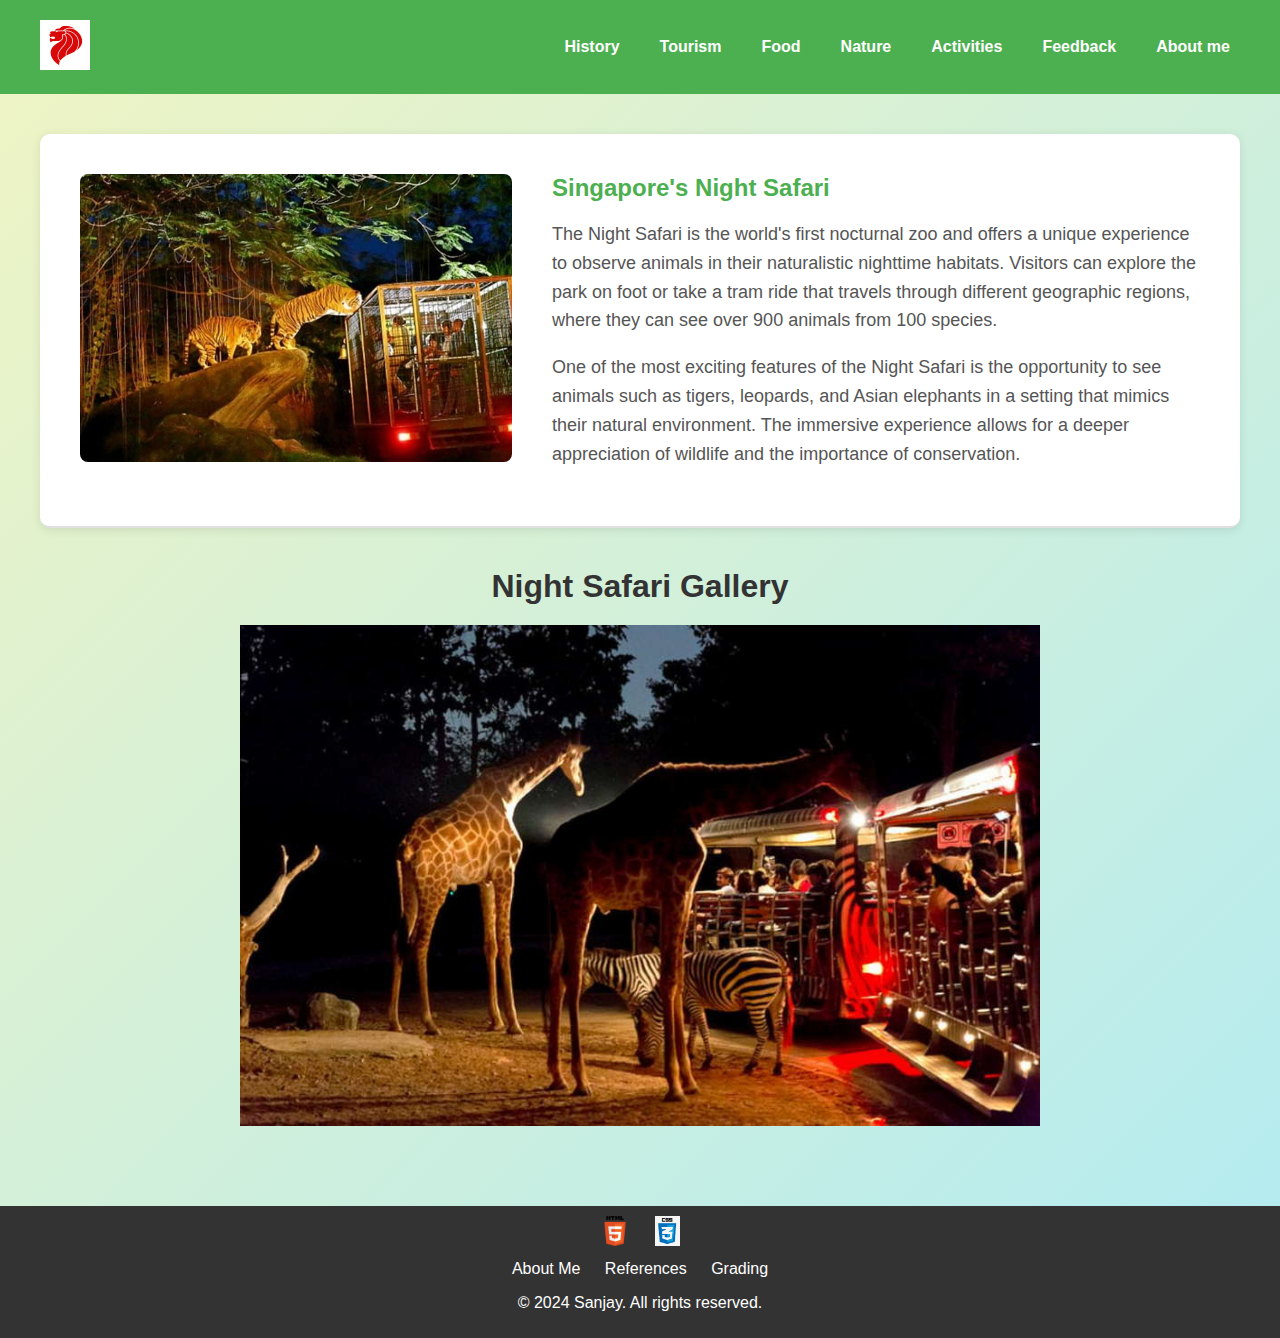
<file: nature.html>
<!DOCTYPE html>
<html lang="en">
<head>
    <meta charset="UTF-8">
    <meta name="viewport" content="width=device-width, initial-scale=1.0">
    <title>Singapore's Night Safari</title>
    <link rel="stylesheet" href="nature.css">
</head>
<body>
    <header>
        <div class="logo">
            <a href="index.html"><img src="assests/singapore_logo.gif" alt="Site Logo"></a>

        </div>
        <nav>
            <ul>
                <li><a href="history.html">History</a></li>
                <li><a href="tourist.html">Tourism</a></li>
                <li><a href="food.html">Food</a></li>
                <li><a href="nature.html">Nature</a></li>
                <li><a href="activities.html">Activities</a></li>
                <li><a href="feedback.html">Feedback</a></li>
                <li><a href="about.html">About me</a></li>
            </ul>
        </nav>
    </header>

    <main>
        <section class="night-safari">
            <div class="image-left">
                <img src="assests/night safari.jpg" alt="Night Safari" class="main-image">
                <img src="assests/safari2.avif" alt="Night Safari Hover" class="hover-image">
            </div>
            <div class="text-right">
                <h1>Singapore's Night Safari</h1>
                <p>The Night Safari is the world's first nocturnal zoo and offers a unique experience to observe animals in their naturalistic nighttime habitats. Visitors can explore the park on foot or take a tram ride that travels through different geographic regions, where they can see over 900 animals from 100 species.</p>
                <p>One of the most exciting features of the Night Safari is the opportunity to see animals such as tigers, leopards, and Asian elephants in a setting that mimics their natural environment. The immersive experience allows for a deeper appreciation of wildlife and the importance of conservation.</p>
            </div>
        </section>

        <section class="gallery">
            <h1>Night Safari Gallery</h1>
            <div class="carousel">
                <div class="carousel-images">
                    <img src="assests/safari3.jpg" alt="Night Safari Image 1">
                    <img src="assests/safari1.jpg" alt="Night Safari Image 2">
                    <img src="assests/safari4.jpeg" alt="Night Safari Image 3">
                    <img src="assests/safari2.avif" alt="Night Safari Image 4">
                </div>
            </div>  
            </div>
        </section>
    </main>

    <footer>
        <div class="validator-logos">
            <a href="https://validator.w3.org/nu/?doc=https://people.rit.edu/sm7046/individual%2520project/index.html"><img src="assests/html_logo.png" alt="HTML Validator Logo"></a>
            <a href="https://jigsaw.w3.org/css-validator/validator?uri=https://people.rit.edu/sm7046/individual%2520project/&profile=css3svg&usermedium=all&warning=1&vextwarning=&lang=en#errors"><img src="assests/css_logo.png" alt="CSS Validator Logo"></a>
        </div>
        <div class="footer-links">
            <a href="about.html">About Me</a>
            <a href="reference.html">References</a>
            <a href="grading.html">Grading</a>
            <p>&copy; 2024 Sanjay. All rights reserved.</p>
        </div>
    </footer>

    <script src="nature.js"></script>
</body>
</html>
</file>
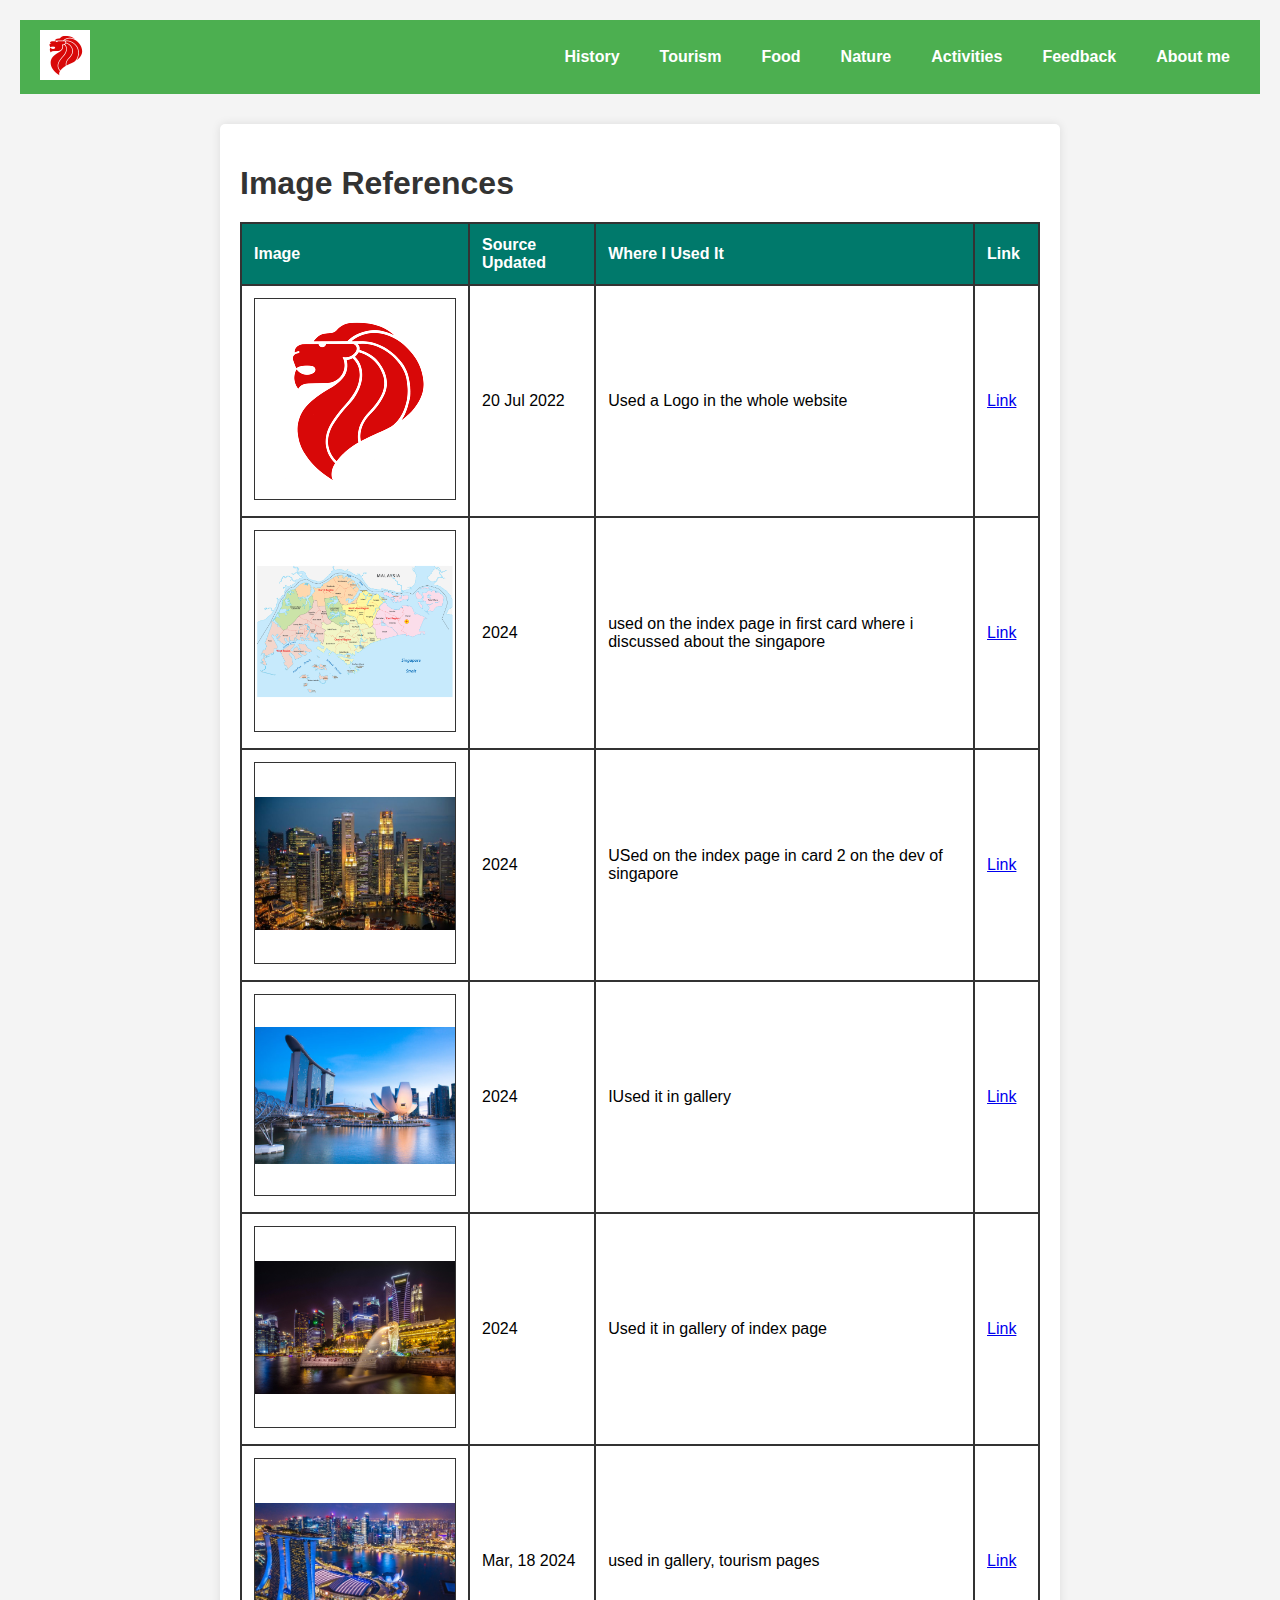
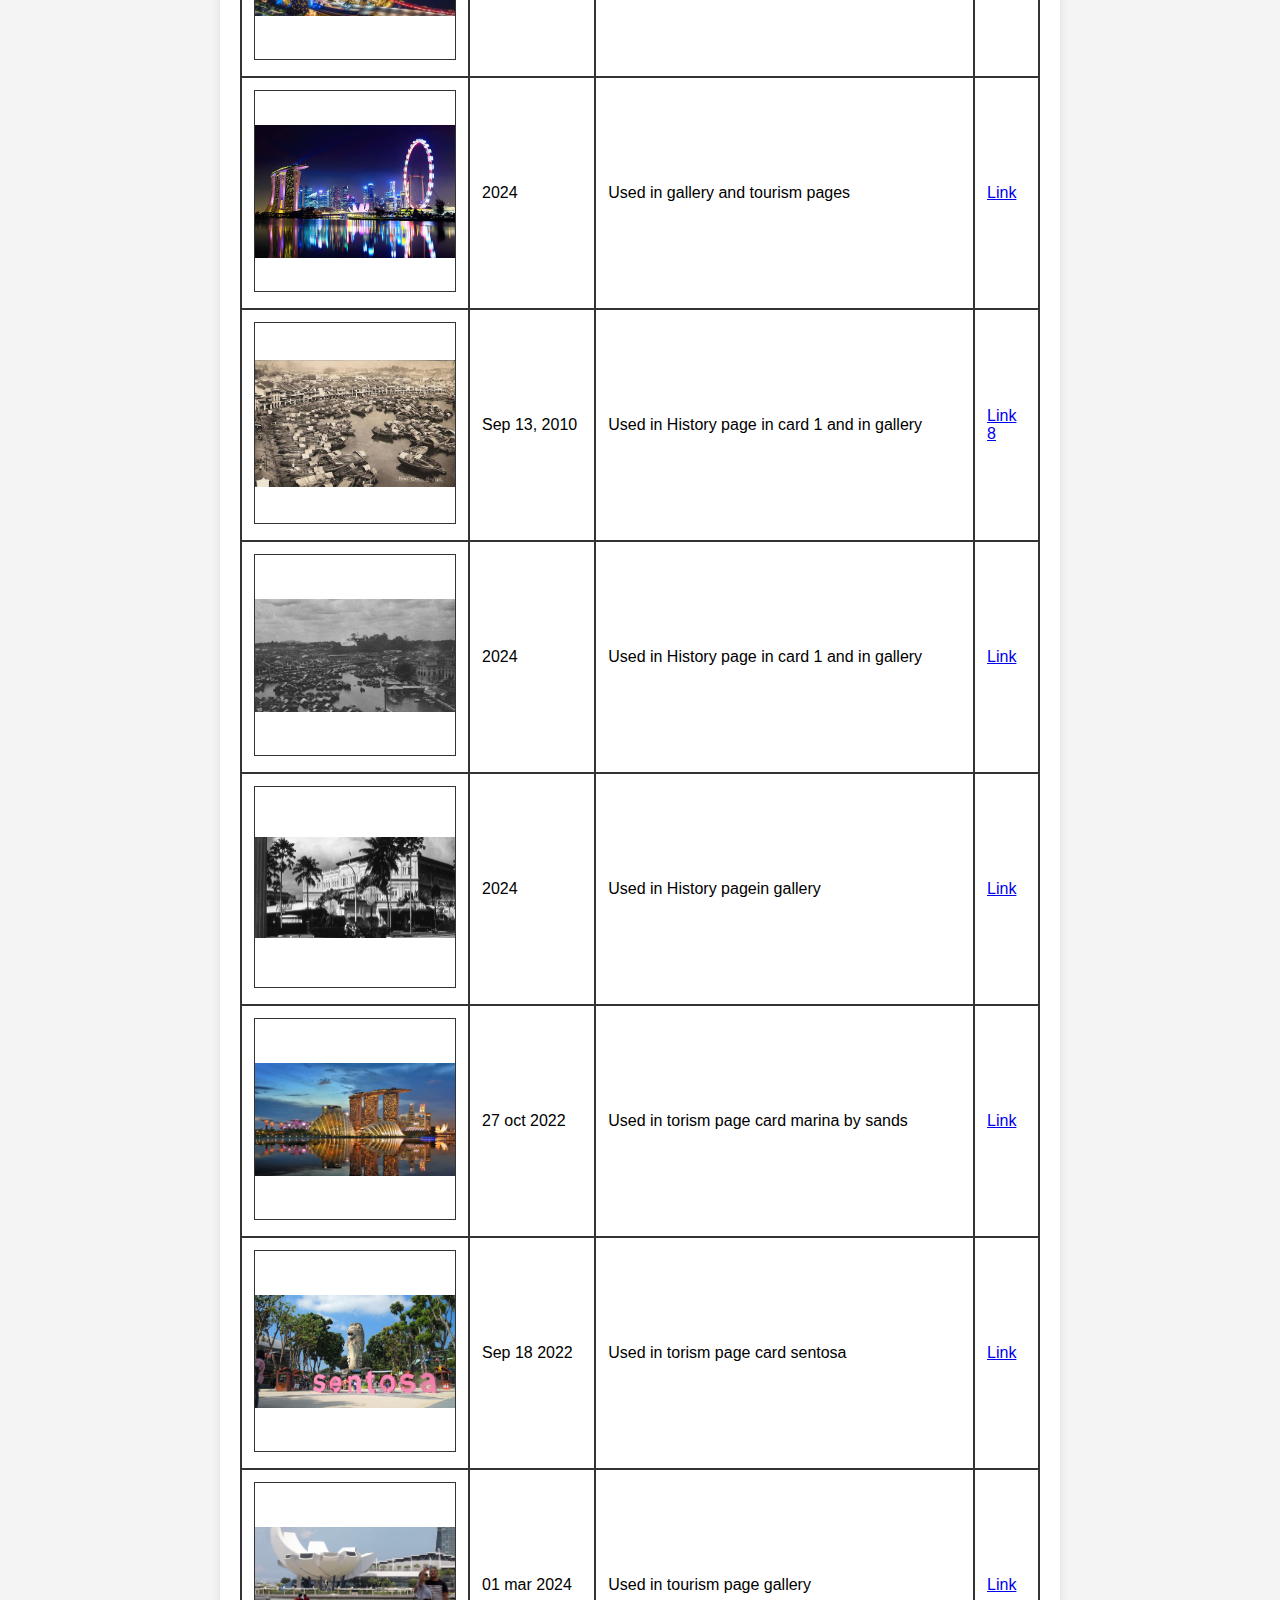
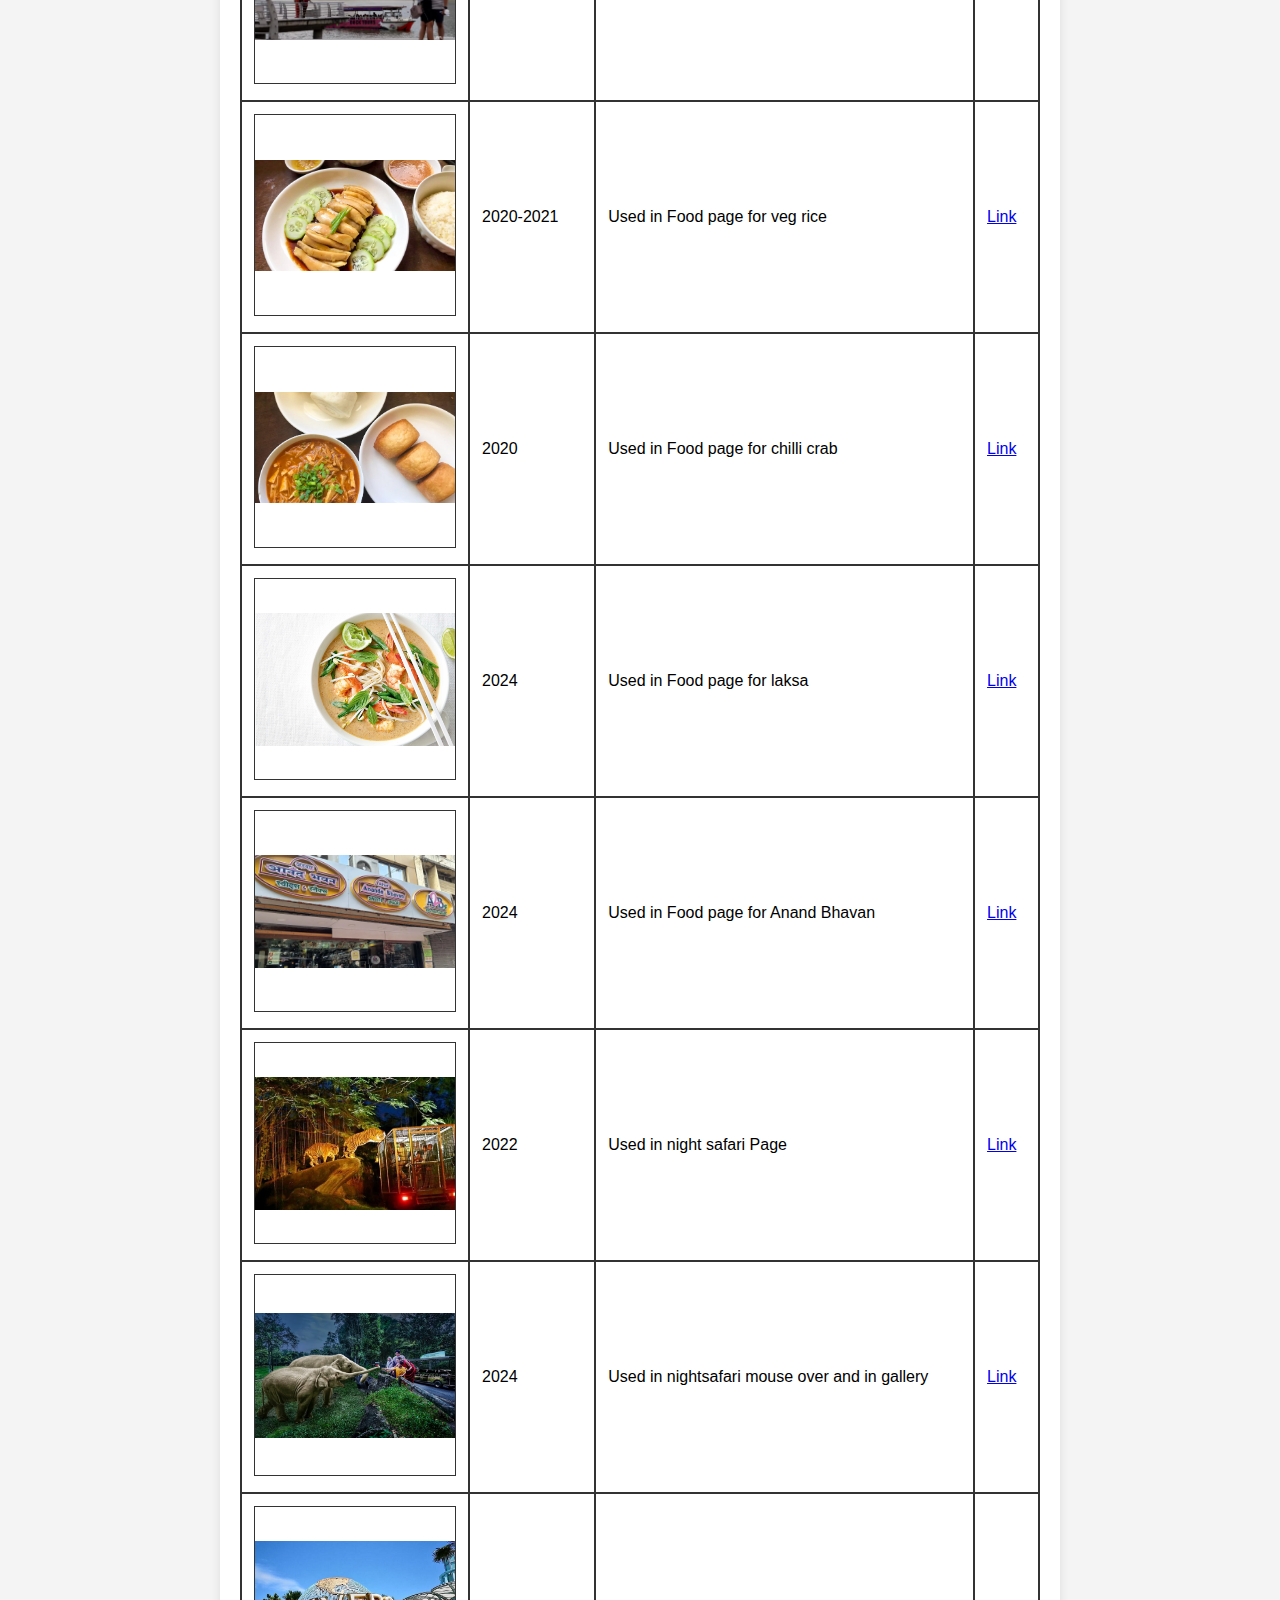
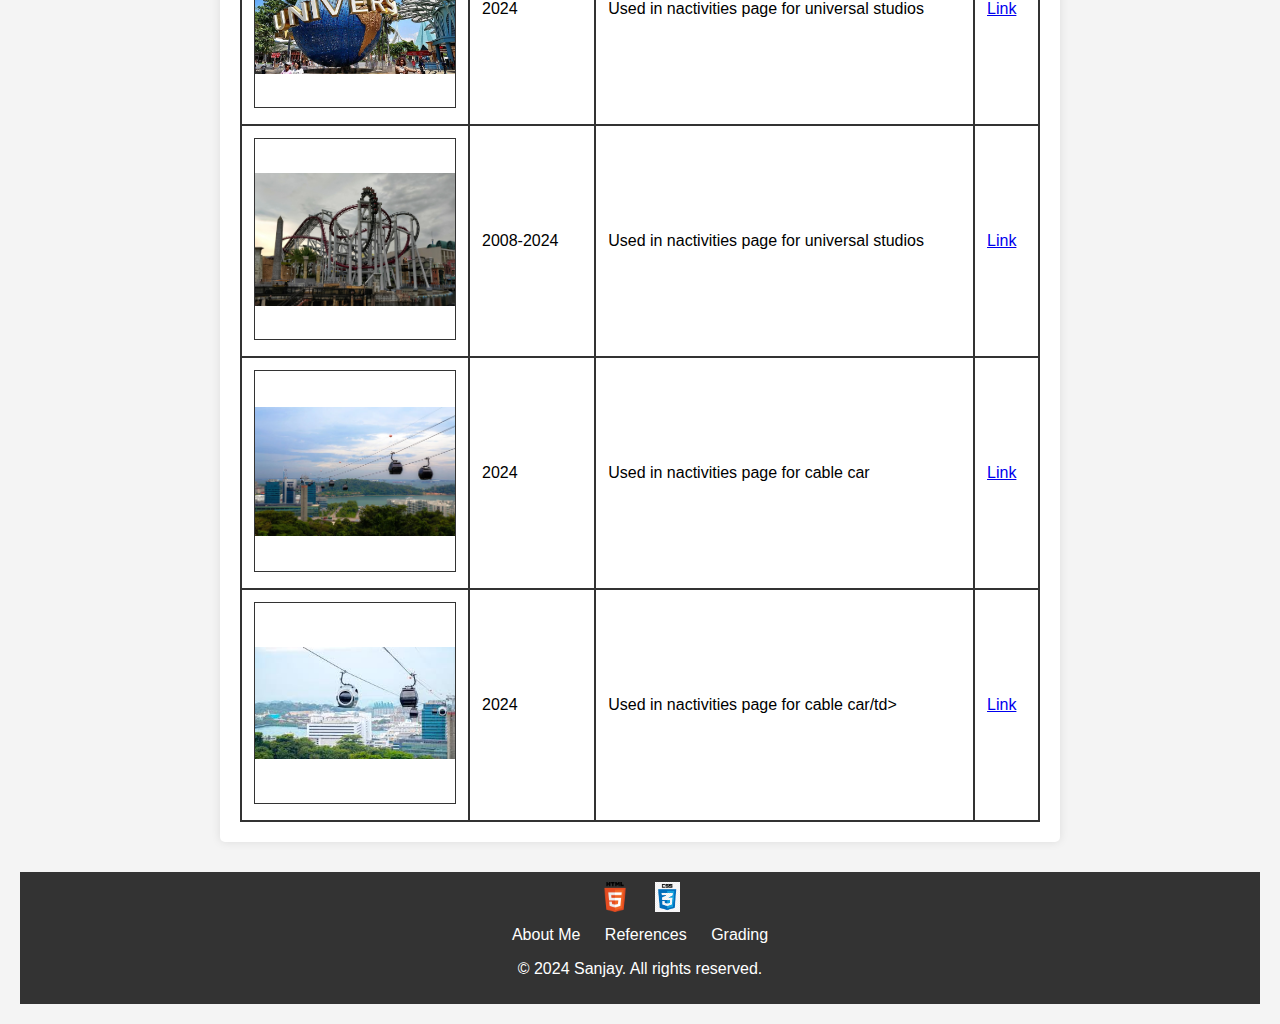
<file: reference.html>
<!DOCTYPE html>
<html lang="en">
<head>
    <meta charset="UTF-8">
    <meta name="viewport" content="width=device-width, initial-scale=1.0">
    <title>Image References</title>
    <link rel="stylesheet" href="reference.css"> 
    <link rel="stylesheet" href="refer.css">
</head>
<body>
    <header>
        <div class="logo">
            <a href="index.html"><img src="assests/singapore_logo.gif" alt="Site Logo"></a>

        </div>
        <nav>
            <ul>
                <li><a href="history.html">History</a></li>
                <li><a href="tourist.html">Tourism</a></li>
                <li><a href="food.html">Food</a></li>
                <li><a href="nature.html">Nature</a></li>
                <li><a href="activities.html">Activities</a></li>
                <li><a href="feedback.html">Feedback</a></li>
                <li><a href="about.html">About me</a></li>
            </ul>
        </nav>
    </header>

    <main>
        <h1>Image References</h1>
        <table>
            <thead>
                <tr>
                    <th>Image</th>
                    <th>Source Updated</th>
                    <th>Where I Used It</th>
                    <th>Link</th>
                </tr>
            </thead>
            <tbody>
                <tr>
                    <td><img src="assests/singapore_logo.gif" class="adjust-size"/></td>
                    <td>20 Jul 2022</td>
                    <td>Used a Logo in the whole website</td>
                    <td><a href="https://www.nhb.gov.sg/what-we-do/our-work/community-engagement/education/resources/national-symbols/the-lion-head-symbol">Link</a></td>
               
                </tr>
                <tr>
                    <td><img src="assests/map.png" class="adjust-size"/></td>
                    <td>2024</td>
                    <td>used on the index page in first card where i discussed about the singapore</td>
                    
                    <td><a href="https://www.worldatlas.com/maps/singapore">Link</a></td>
                </tr>
                <tr>
                    <td><img src="assests/tech.jpg" class="adjust-size"/></td>
                    <td>2024</td>
                    <td>USed on the index page in card 2 on the dev of singapore</td>
                    <td><a href="https://thetowerinfo.com/tallest-buildings-singapore/">Link</a></td>
                </tr>
                <tr>
                    <td><img src="assests/singapore.jpg" class="adjust-size"/></td>
                    <td>2024</td>
                    <td>IUsed it in gallery</td>
                    <td><a href="https://www.pexels.com/search/singapore/">Link</a></td>
                </tr>
                <tr>
                    <td><img src="assests/singapore_image1.jpg" class="adjust-size"/></td>
                    <td>2024</td>
                    <td>Used it in gallery of index page</td>
                    <td><a href="https://unsplash.com/s/photos/singapore">Link</a></td>
                </tr>
                <tr>
                    <td><img src="assests/image4.jpeg" class="adjust-size"/></td>
                    <td>Mar, 18 2024</td>
                    <td>used in gallery, tourism pages </td>
                    <td><a href="https://wanderon.in/blogs/best-time-to-visit-singapore">Link</a></td>
                </tr>
                <tr>
                    <td><img src="assests/image5.jpg" class="adjust-size"/></td>
                    <td>2024</td>
                    <td>Used in gallery and tourism pages</td>
                    <td><a href="https://www.istockphoto.com/search/2/image-film?phrase=singapore+city">Link</a></td>
                </tr>
                <tr>
                    <td><img src="assests/history.JPG" class="adjust-size"/></td>
                    <td>Sep 13, 2010</td>
                    <td>Used in History page in card 1 and in gallery</td>
                    <td><a href="https://blogtoexpress.blogspot.com/2010/09/bec.html">Link 8</a></td>
                </tr>
                <tr>
                    <td><img src="assests/history3.avif" class="adjust-size"/></td>
                    <td>2024</td>
                    <td>Used in History page in card 1 and in gallery</td>
                    <td><a href="https://www.mediacorp.sg/careers/learn-about-singapores-history-through-great-story">Link</a></td>
                </tr>
                <tr>
                    <td><img src="assests/history4.jpg" class="adjust-size"/></td>
                    <td>2024</td>
                    <td>Used in History pagein gallery</td>
                    <td><a href="https://www.historichotels.org/hotels-resorts/raffles-hotel-singapore/history.php">Link</a></td>
                </tr>

                <tr>
                    <td><img src="assests/marina.avif" class="adjust-size"/></td>
                    <td>27 oct 2022</td>
                    <td>Used in torism page card marina by sands</td>
                    <td><a href="https://www.marinabaysands.com/guides/exceptional-experiences/marina-bay-sands-architecture.html">Link</a></td>
                </tr>

                <tr>
                    <td><img src="assests/sentosa.jpg" class="adjust-size"/></td>
                    <td>Sep 18 2022</td>
                    <td>Used in torism page card sentosa</td>
                    <td><a href="https://www.cnn.com/travel/article/sentosa-island-singapore-history-cmb/index.html">Link</a></td>
                </tr>

                <tr>
                    <td><img src="assests/tour2.avif" class="adjust-size"/></td>
                    <td>01 mar 2024</td>
                    <td>Used in tourism page gallery</td>
                    <td><a href="https://www.channelnewsasia.com/singapore/singapore-tourism-sector-gets-s300-million-boost-develop-new-offerings-4162926">Link</a></td>
                </tr>

                <tr>
                    <td><img src="assests/vegrice.jpg" class="adjust-size"/></td>
                    <td>2020-2021</td>
                    <td>Used in Food page for veg rice</td>
                    <td><a href="https://www.vforveganista.com/recipes/vegan-hainanese-chicken-rice/">Link</a></td>
                </tr>

                <tr>
                    <td><img src="assests/chilli crab.jpg" class="adjust-size"/></td>
                    <td>2020</td>
                    <td>Used in Food page for chilli crab</td>
                    <td><a href="https://www.vforveganista.com/recipes/vegan-singapore-chilli-crab/">Link</a></td>
                </tr>

                <tr>
                    <td><img src="assests/laksa.jpeg" class="adjust-size"></td>
                    <td>2024</td>
                    <td>Used in Food page for laksa</td>
                    <td><a href="https://www.taste.com.au/recipes/collections/laksa-recipes?page=2">Link</a></td>
                </tr>

                <tr>
                    <td><img src="assests/a2b2.webp" class="adjust-size"/></td>
                    <td>2024</td>
                    <td>Used in Food page for Anand Bhavan</td>
                    <td><a href="https://www.tripadvisor.com/Restaurant_Review-g294265-d17852009-Reviews-Adyar_Ananda_Bhavan-Singapore.html">Link</a></td>
                </tr>

                <tr>
                    <td><img src="assests/night safari.jpg" class="adjust-size"/></td>
                    <td>2022</td>
                    <td>Used in night safari Page</td>
                    <td><a href="https://www.viator.com/en-MY/tours/Singapore/Singapore-Night-Safari-Ticket-and-Dinner-Coupon-With-DropOff-To-Indian-Restaurant/d60449-86859P22">Link</a></td>
                </tr>

                <tr>
                    <td><img src="assests/safari2.avif" class="adjust-size"/></td>
                    <td>2024</td>
                    <td>Used in nightsafari mouse over and in gallery</td>
                    <td><a href="https://www.singapore-tickets.com/mandai-wildlife-reserve/night-safari/">Link</a></td>
                </tr>

                <tr>
                    <td><img src="assests/universal.jpg" class="adjust-size"/></td>
                    <td>2024</td>
                    <td>Used in nactivities page for universal studios</td>
                    <td><a href="https://www.tripadvisor.com/AttractionProductReview-g294264-d27993529-Universal_Studios_Singapore_Full_Day_pack_with_Two_way_Transfers-Sentosa_Island.html">Link</a></td>
                </tr>

                <tr>
                    <td><img src="assests/universal2.jpg" class="adjust-size"/></td>
                    <td>2008-2024</td>
                    <td>Used in nactivities page for universal studios</td>
                    <td><a href="https://www.getyourguide.co.uk/universal-studios-singapore-l4045/singapore-universal-studios-skip-the-line-e-ticket-t289685/?visitor-id=2DU9HH3VV0900LZTDGD5OHGMEDCT9KF8&locale_autoredirect_optout=true">Link</a></td>
                </tr>

                <tr>
                    <td><img src="assests/cable car.jpg" class="adjust-size"/></td>
                    <td>2024</td>
                    <td>Used in nactivities page for cable car</td>
                    <td><a href="https://www.thomascook.in/places-to-visit/singapore-cable-car-in-singapore-14439">Link</a></td>
                </tr>

                <tr>
                    <td><img src="assests/car1.jpeg" class="adjust-size"/></td>
                    <td>2024</td>
                    <td>Used in nactivities page for cable car/td>
                    <td><a href="https://www.mountfaberleisure.com/attraction/skyorb-cabins/">Link</a></td>
                </tr>

            </tbody>
        </table>
    </main>
</body>

<footer>
    <div class="validator-logos">
        <a href="https://validator.w3.org/nu/?doc=https://people.rit.edu/sm7046/individual%2520project/index.html"><img src="assests/html_logo.png" alt="HTML Validator Logo"></a>
        <a href="https://jigsaw.w3.org/css-validator/validator?uri=https://people.rit.edu/sm7046/individual%2520project/&profile=css3svg&usermedium=all&warning=1&vextwarning=&lang=en#errors"><img src="assests/css_logo.png" alt="CSS Validator Logo"></a>
    </div>
    <div class="footer-links">
        <a href="about.html">About Me</a>
        <a href="reference.html">References</a>
        <a href="grading.html">Grading</a>
        <p>&copy; 2024 Sanjay. All rights reserved.</p>
    </div>
</footer>

</html>
</file>
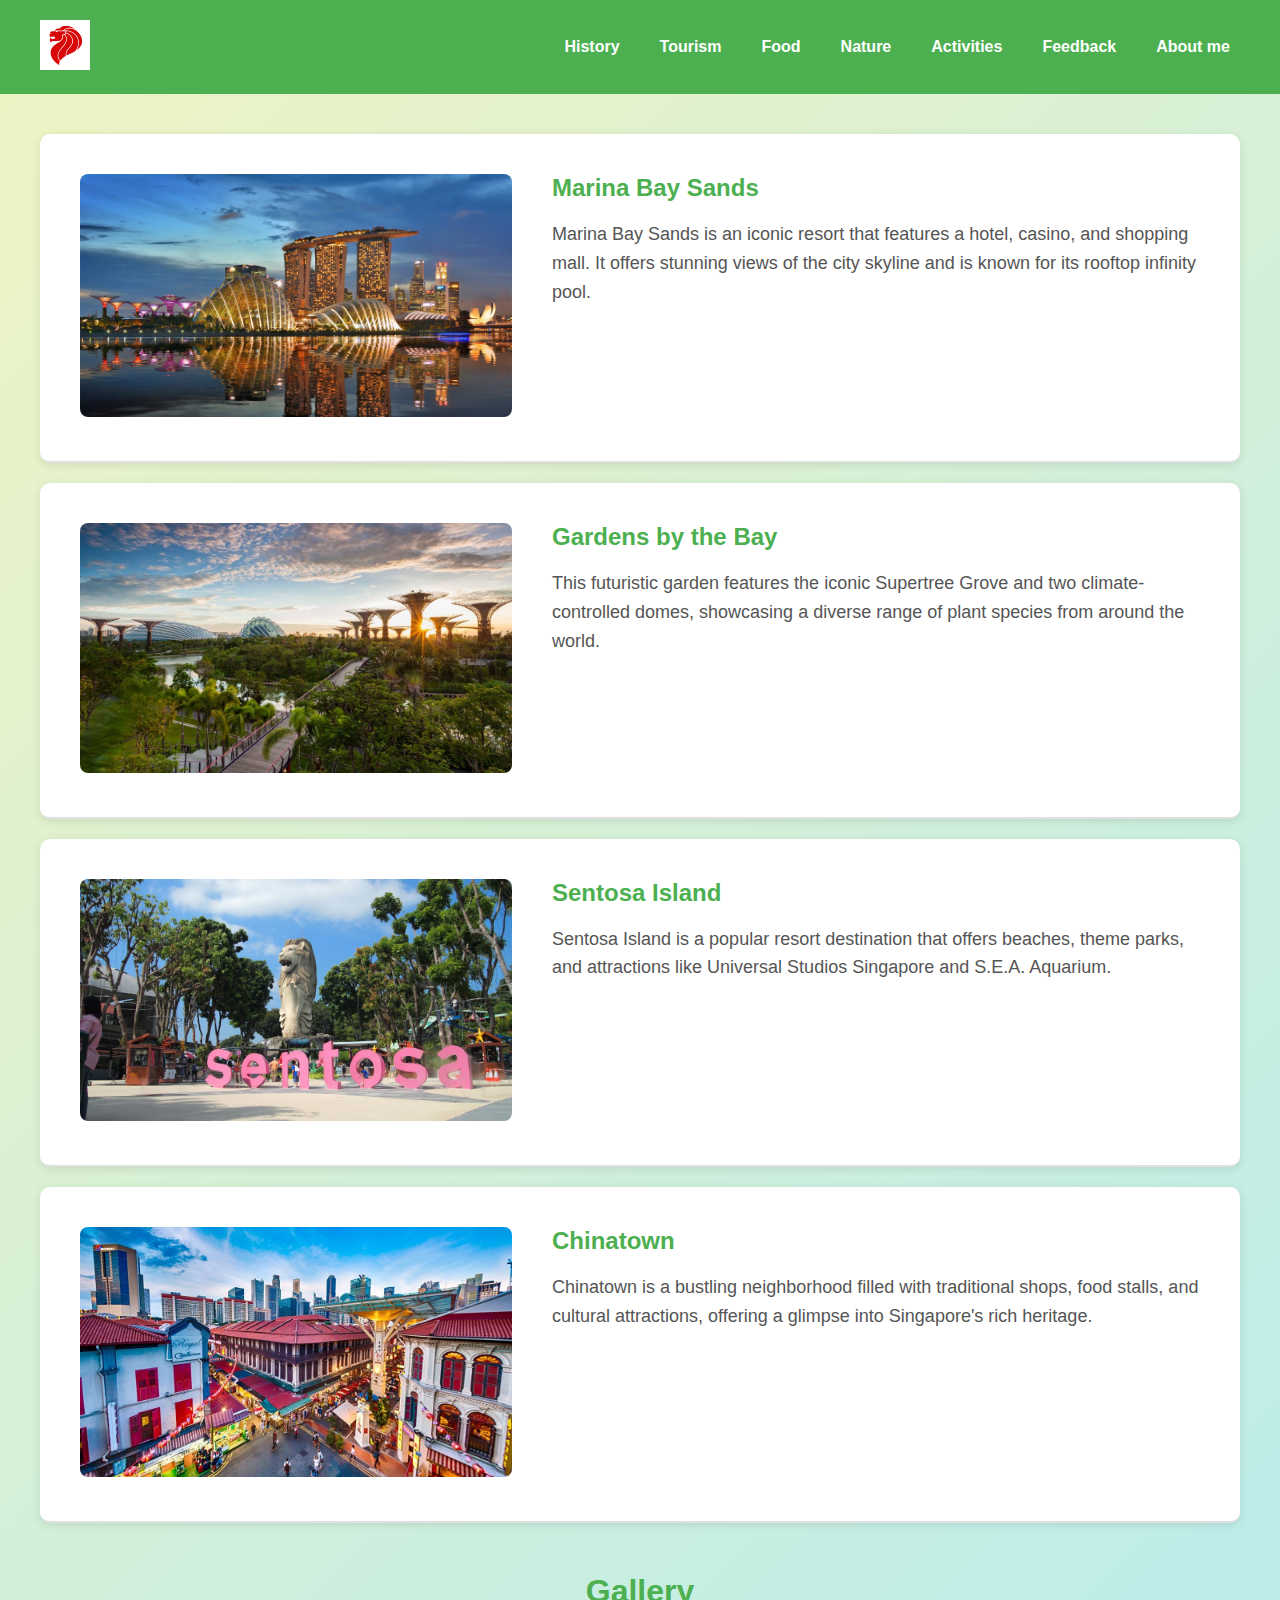
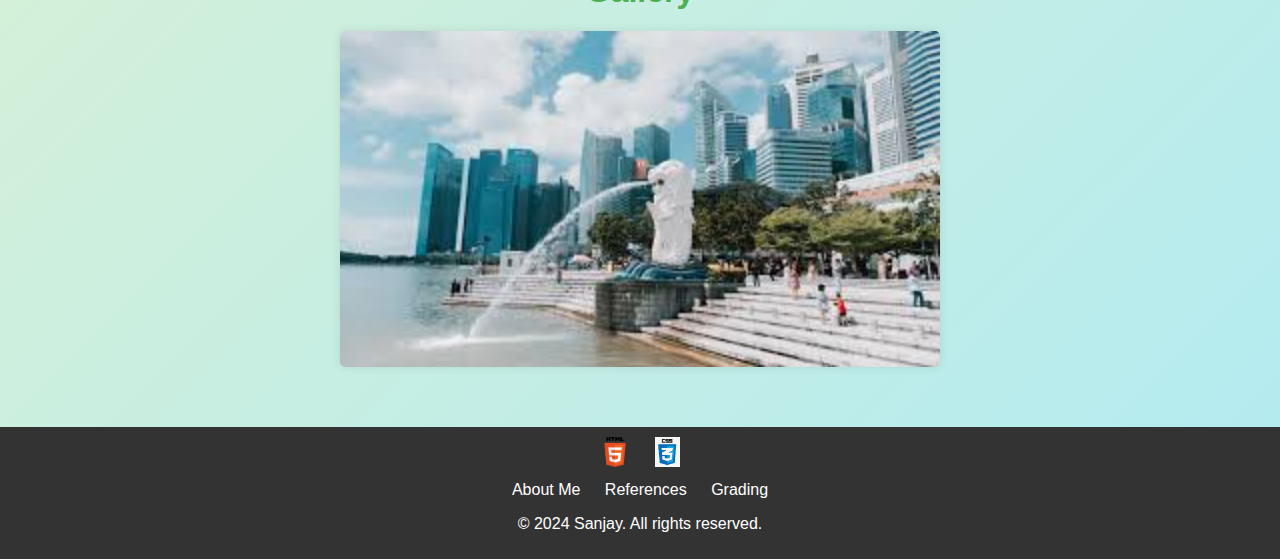
<file: tourist.html>
<!DOCTYPE html>
<html lang="en">
<head>
    <meta charset="UTF-8">
    <meta name="viewport" content="width=device-width, initial-scale=1.0">
    <link rel="stylesheet" href="tourist.css"> <!-- Link to your CSS file -->
    <title>Top Tourist Attractions in Singapore</title>
</head>
<body>

    <header>
        <div class="logo">
            <a href="index.html"><img src="assests/singapore_logo.gif" alt="Site Logo"></a>
        </div>
        <nav>
            <ul>
                <li><a href="history.html">History</a></li>
                <li><a href="tourist.html">Tourism</a></li>
                <li><a href="food.html">Food</a></li>
                <li><a href="nature.html">Nature</a></li>
                <li><a href="activities.html">Activities</a></li>
                <li><a href="feedback.html">Feedback</a></li>
                <li><a href="about.html">About me</a></li>
            </ul>
        </nav>
    </header>

<main>
    <section class="attraction">
        <div class="image-left">
            <img src="assests/marina.avif" alt="Attraction 1" class="hover-image">
            <img src="assests/singapore_image2.jpeg" alt="Attraction 1 Hover" class="hover-image" style="display:none;">
        </div>
        <div class="text-right">
            <h1>Marina Bay Sands</h1>
            <p>Marina Bay Sands is an iconic resort that features a hotel, casino, and shopping mall. It offers stunning views of the city skyline and is known for its rooftop infinity pool.</p>
        </div>
    </section>

    <section class="attraction">
        <div class="image-left">
            <img src="assests/garden.jpeg" alt="Attraction 2" class="hover-image">
            <img src="assests/tour3.jpeg" alt="Attraction 2 Hover" class="hover-image" style="display:none;">
        </div>
        <div class="text-right">
            <h1>Gardens by the Bay</h1>
            <p>This futuristic garden features the iconic Supertree Grove and two climate-controlled domes, showcasing a diverse range of plant species from around the world.</p>
        </div>
    </section>

    <section class="attraction">
        <div class="image-left">
            <img src="assests/sentosa.jpg" alt="Attraction 3" class="hover-image">
            <img src="assests/tour4.jpeg" alt="Attraction 3 Hover" class="hover-image" style="display:none;">
        </div>
        <div class="text-right">
            <h1>Sentosa Island</h1>
            <p>Sentosa Island is a popular resort destination that offers beaches, theme parks, and attractions like Universal Studios Singapore and S.E.A. Aquarium.</p>
        </div>
    </section>

    <section class="attraction">
        <div class="image-left">
            <img src="assests/china_town.jpeg" alt="Attraction 4" class="hover-image">
            <img src="assests/china2.jpg" alt="Attraction 4 Hover" class="hover-image" style="display:none;">
        </div>
        <div class="text-right">
            <h1>Chinatown</h1>
            <p>Chinatown is a bustling neighborhood filled with traditional shops, food stalls, and cultural attractions, offering a glimpse into Singapore's rich heritage.</p>
        </div>
    </section>

    <section class="gallery">
        <h1>Gallery</h1>
        <div class="carousel">
            <img src="assests/tour1.jpeg" alt="Gallery Image 1">
            <img src="assests/tour2.avif" alt="Gallery Image 2">
            <img src="assests/tour3.jpeg" alt="Gallery Image 3">
            <img src="assests/tour4.jpeg" alt="Gallery Image 4">
        </div>
    </section>
</main>

<footer>
    <div class="validator-logos">
        <a href="https://validator.w3.org/nu/?doc=https://people.rit.edu/sm7046/individual%2520project/index.html"><img src="assests/html_logo.png" alt="HTML Validator Logo"></a>
        <a href="https://jigsaw.w3.org/css-validator/validator?uri=https://people.rit.edu/sm7046/individual%2520project/&profile=css3svg&usermedium=all&warning=1&vextwarning=&lang=en#errors"><img src="assests/css_logo.png" alt="CSS Validator Logo"></a>
    </div>
    <div class="footer-links">
        <a href="about.html">About Me</a>
        <a href="reference.html">References</a>
        <a href="grading.html">Grading</a>
        <p>&copy; 2024 Sanjay. All rights reserved.</p>
    </div>
</footer>

<script src="tourist.js"></script> 
</body>
</html>
</file>
<file: styles.css>
body {
    font-family: Arial, sans-serif;
    line-height: 1.6;
    margin: 0;
    padding: 0;
    background-color: #f9f9f9;
    background: linear-gradient(135deg, #f0f4c3, #b2ebf2);
}

header {
    display: flex;
    justify-content: space-between;
    align-items: center;
    background: #4CAF50;
    padding: 10px 20px;
    color: white;
}

header .logo img {
    height: 50px;
}

nav ul {
    list-style-type: none;
    margin: 0;
    padding: 0;
    display: flex; /* Change display to flex for better alignment */
}

nav ul li {
    margin-left: 20px;
    position: relative; /* Position relative for the underline effect */
}

nav ul li a {
    color: white; /* Default text color */
    text-decoration: none;
    padding: 10px;
    font-weight: bold; /* Make navbar items bold */
    transition: color 0.3s ease; /* Add transition for text color */
}

nav ul li a::after {
    content: '';
    position: absolute;
    left: 0;
    bottom: -5px; /* Position the underline below the text */
    height: 2px;
    width: 0; /* Start with no width */
    background-color: #FFC107; /* Underline color */
    transition: width 0.3s ease; /* Animate width on hover */
}

nav ul li a:hover {
    color: black; /* Change text color to black on hover */
}

nav ul li a:hover::after {
    width: 100%; /* Expand the underline width to full on hover */
}

.intro, .tech-development {
    display: flex;
    align-items: center;
    justify-content: space-between;
    padding: 20px;
    background-color: #ffffff;
    margin: 20px;
    box-shadow: 0 0 10px rgba(0, 0, 0, 0.1);
}

.intro .content-container, .tech-development {
    display: flex;
    flex: 1;
}

.image-container img {
    max-width: 90%;
    height: auto; /* Adjust height to auto for responsiveness */
    border-radius: 5px;
    object-fit: cover;
}

.text-container {
    margin-left: 20px;
}

h1, h2 {
    color: #4CAF50;
}

.gallery {
    text-align: center;
    margin: 20px;
}

.carousel {
    overflow: hidden;
    width: 50%; /* Set width to half of the page */
    margin: 0 auto; /* Center the gallery */
    position: relative;
}

.carousel-images {
    display: flex;
}

.carousel-images img {
    width: 100%;
    max-width: 100%;
    display: none; /* Initially hide all images */
    border-radius: 5px;
}

.carousel-images img:first-child {
    display: block; /* Show the first image initially */
}

footer {
    background: #333;
    color: white;
    text-align: center;
    padding: 10px 0;
}

.validator-logos img {
    height: 30px;
    margin: 0 10px;
}

.footer-links {
    margin-top: 10px;
}

.footer-links a {
    color: white;
    margin: 0 10px;
    text-decoration: none;
}

.footer-links a:hover {
    text-decoration: underline;
}
</file>
<file: about.css>
/* General styles for the body */
body {
    font-family: Arial, sans-serif;
    margin: 0;
    padding: 0;
    background: linear-gradient(135deg, #f5f7fa, #c3cfe2); /* Gradient background */
    color: #333;
}

/* Navigation Bar Styles */
header {
    display: flex;
    justify-content: space-between;
    align-items: center;
    background: #4CAF50;
    padding: 10px 20px;
    color: white;
}

header .logo img {
    height: 50px;
}

nav ul {
    list-style-type: none;
    margin: 0;
    padding: 0;
    display: flex; /* Change display to flex for better alignment */
}

nav ul li {
    margin-left: 20px;
    position: relative; /* Position relative for the underline effect */
}

nav ul li a {
    color: white; /* Default text color */
    text-decoration: none;
    padding: 10px;
    font-weight: bold; /* Make navbar items bold */
    transition: color 0.3s ease; /* Add transition for text color */
}

nav ul li a::after {
    content: '';
    position: absolute;
    left: 0;
    bottom: -5px; /* Position the underline below the text */
    height: 2px;
    width: 0; /* Start with no width */
    background-color: #FFC107; /* Underline color */
    transition: width 0.3s ease; /* Animate width on hover */
}

nav ul li a:hover {
    color: black; /* Change text color to black on hover */
}

nav ul li a:hover::after {
    width: 100%; /* Expand the underline width to full on hover */
}

/* About Container Styles */
.about-container {
    display: flex;
    align-items: center;
    padding: 40px;
    background-color: #fff;
    margin: 20px;
    border-radius: 10px;
    box-shadow: 0 2px 10px rgba(0, 0, 0, 0.1);
}

.about-photo {
    flex: 1;
    margin-right: 20px; /* Space between image and text */
}

.about-photo img {
    width: 100%;
    height: auto;
    border-radius: 10px;
}

.about-text {
    flex: 2;
}

.about-text h1 {
    color: #00796b; /* Dark teal */
}

.about-text p {
    font-size: 18px;
    line-height: 1.6;
    color: #555; /* Darker grey for text */
}

footer {
    background: #333;
    color: white;
    text-align: center;
    padding: 10px 0;
}

.validator-logos img {
    height: 30px;
    margin: 0 10px;
}

.footer-links {
    margin-top: 10px;
}

.footer-links a {
    color: white;
    margin: 0 10px;
    text-decoration: none;
}

.footer-links a:hover {
    text-decoration: underline;
}


:root {
    --fa-animation-delay: 0s; /* Default animation delay */
    --fa-rotate-angle: 0deg;   /* Default rotate angle */
}

.fa-beat {
    animation-delay: var(--fa-animation-delay, 0s);
}

.fa-flip {
    transform: rotate(var(--fa-rotate-angle, 0deg));
}
</file>
<file: activities.css>
/* General styles for the body */
body {
    font-family: Arial, sans-serif;
    margin: 0;
    padding: 0;
    background: linear-gradient(135deg, #f0f4c3, #b2ebf2); /* Lighter gradient background */
    color: #333;
}

/* Header styles */
header {
    display: flex;
    justify-content: space-between;
    align-items: center;
    padding: 20px 40px;
    background-color: #4CAF50; /* Dark teal */
    color: white;
}

.logo img {
    height: 50px;
}

nav ul {
    list-style-type: none;
    margin: 0;
    padding: 0;
    display: flex; /* Change display to flex for better alignment */
}

nav ul li {
    margin-left: 20px;
    position: relative; /* Position relative for the underline effect */
}

nav ul li a {
    color: white; /* Default text color */
    text-decoration: none;
    padding: 10px;
    font-weight: bold; /* Make navbar items bold */
    transition: color 0.3s ease; /* Add transition for text color */
}

nav ul li a::after {
    content: '';
    position: absolute;
    left: 0;
    bottom: -5px; /* Position the underline below the text */
    height: 2px;
    width: 0; /* Start with no width */
    background-color: #FFC107; /* Underline color */
    transition: width 0.3s ease; /* Animate width on hover */
}

nav ul li a:hover {
    color: black; /* Change text color to black on hover */
}

nav ul li a:hover::after {
    width: 100%; /* Expand the underline width to full on hover */
}

/* Main content styles */
main {
    padding: 40px;
}

/* Activity Section */
.activity {
    display: flex;
    align-items: flex-start;
    padding: 40px;
    border-bottom: 2px solid #e0e0e0; /* Light grey border */
    background-color: #ffffff; /* White background for sections */
    border-radius: 10px;
    margin-bottom: 20px; /* Space between sections */
    box-shadow: 0 2px 10px rgba(0, 0, 0, 0.1); /* Shadow for depth */
}

.image-left {
    flex: 1;
    position: relative; /* To allow absolute positioning for hover */
}

.image-left img {
    width: 100%;
    height: auto;
    border-radius: 8px;
    transition: transform 0.3s ease; /* Smooth scaling on hover */
}

.text-right {
    flex: 1.5;
    padding-left: 40px;
}

.text-right h1 {
    color: #4CAF50; /* Dark teal */
    font-size: 24px;
    margin: 0 0 10px; /* Spacing below title */
}

.text-right p {
    font-size: 18px;
    color: #555; /* Darker grey for text */
    line-height: 1.6;
}

/* Gallery styles */
.gallery {
    text-align: center; /* Centered gallery */
}

.carousel {
    display: flex;
    overflow: hidden;
    width: 80%; /* Width of carousel */
    margin: 0 auto; /* Center the carousel */
}

.carousel img {
    width: 100%; /* Responsive width */
    height: auto;
    margin: 0 5px; /* Space between images */
    border-radius: 8px; /* Rounded corners */
}

footer {
    background: #333;
    color: white;
    text-align: center;
    padding: 10px 0;
}

.validator-logos img {
    height: 30px;
    margin: 0 10px;
}

.footer-links {
    margin-top: 10px;
}

.footer-links a {
    color: white;
    margin: 0 10px;
    text-decoration: none;
}

.footer-links a:hover {
    text-decoration: underline;
}


/* Image references section */
.image-references {
    margin-top: 10px;
    font-size: 14px;
    color: #fff; /* White text for better contrast */
}

/* Media Queries for Responsiveness */
@media (max-width: 768px) {
    .activity {
        flex-direction: column; /* Stack image and text on small screens */
        padding: 20px;
    }

    .text-right {
        padding-left: 0; /* Remove left padding on small screens */
        padding-top: 20px; /* Add space above the text */
    }
}

:root {
    --fa-animation-delay: 0s; /* Default animation delay */
    --fa-rotate-angle: 0deg;   /* Default rotate angle */
}

.fa-beat {
    animation-delay: var(--fa-animation-delay, 0s);
}

.fa-flip {
    transform: rotate(var(--fa-rotate-angle, 0deg));
}
</file>
<file: food.css>
body {
    font-family: Arial, sans-serif;
    margin: 0;
    padding: 0;
    background-color: #f0f8ff; /* Light background for contrast */
    background: linear-gradient(135deg, #f0f4c3, #b2ebf2);
}

header {
    display: flex;
    justify-content: space-between;
    align-items: center;
    padding: 20px;
    background-color: #4CAF50; /* Dark background for contrast */
    color: #fff;
}

.logo img {
    height: 50px; /* Set logo height */
}

nav ul {
    list-style-type: none;
    margin: 0;
    padding: 0;
    display: flex; /* Change display to flex for better alignment */
}

nav ul li {
    margin-left: 20px;
    position: relative; /* Position relative for the underline effect */
}

nav ul li a {
    color: white; /* Default text color */
    text-decoration: none;
    padding: 10px;
    font-weight: bold; /* Make navbar items bold */
    transition: color 0.3s ease; /* Add transition for text color */
}

nav ul li a::after {
    content: '';
    position: absolute;
    left: 0;
    bottom: -5px; /* Position the underline below the text */
    height: 2px;
    width: 0; /* Start with no width */
    background-color: #FFC107; /* Underline color */
    transition: width 0.3s ease; /* Animate width on hover */
}

nav ul li a:hover {
    color: black; /* Change text color to black on hover */
}

nav ul li a:hover::after {
    width: 100%; /* Expand the underline width to full on hover */
}
main {
    padding: 20px;
    max-width: 1200px;
    margin: auto;
}

.food-item {
    display: flex;
    align-items: center;
    margin-bottom: 20px;
}

.image-container {
    flex: 1;
}

.food-image {
    width: 100%; /* Responsive image */
    border-radius: 8px; /* Rounded corners */
}

.hover-image {
    width: 100%;
    border-radius: 8px;
}

.text-content {
    flex: 2;
    padding: 0 20px; /* Space between text and images */
}

.text-content h1 {
    color: #333; /* Dark text for readability */
}

footer {
    background: #333;
    color: white;
    text-align: center;
    padding: 10px 0;
}

.validator-logos img {
    height: 30px;
    margin: 0 10px;
}

.footer-links {
    margin-top: 10px;
}

.footer-links a {
    color: white;
    margin: 0 10px;
    text-decoration: none;
}

.footer-links a:hover {
    text-decoration: underline;
}

:root {
    --fa-animation-delay: 0s; /* Default animation delay */
    --fa-rotate-angle: 0deg;   /* Default rotate angle */
}

.fa-beat {
    animation-delay: var(--fa-animation-delay, 0s);
}

.fa-flip {
    transform: rotate(var(--fa-rotate-angle, 0deg));
}
</file>
<file: grading.css>
* {
    margin: 0;
    padding: 0;
    box-sizing: border-box;
}

body {
    font-family: Arial, sans-serif;
    background-color: #f9f9f9;
    color: #333;
    line-height: 1.6;
}

header {
    display: flex;
    justify-content: space-between;
    align-items: center;
    background: #4CAF50;
    padding: 10px 20px;
    color: white;
}

header .logo img {
    height: 50px;
}

nav ul {
    list-style-type: none;
    margin: 0;
    padding: 0;
    display: flex; /* Change display to flex for better alignment */
}

nav ul li {
    margin-left: 20px;
    position: relative; /* Position relative for the underline effect */
}

nav ul li a {
    color: white; /* Default text color */
    text-decoration: none;
    padding: 10px;
    font-weight: bold; /* Make navbar items bold */
    transition: color 0.3s ease; /* Add transition for text color */
}

nav ul li a::after {
    content: '';
    position: absolute;
    left: 0;
    bottom: -5px; /* Position the underline below the text */
    height: 2px;
    width: 0; /* Start with no width */
    background-color: #FFC107; /* Underline color */
    transition: width 0.3s ease; /* Animate width on hover */
}

nav ul li a:hover {
    color: black; /* Change text color to black on hover */
}

nav ul li a:hover::after {
    width: 100%; /* Expand the underline width to full on hover */
}


main {
    max-width: 800px;
    margin: 20px auto;
    padding: 20px;
    background: #fff;
    border-radius: 8px;
    box-shadow: 0 0 10px rgba(0, 0, 0, 0.1);
}

section {
    padding: 20px;
}

h2 {
    margin-bottom: 10px;
    color: #00796b; /* Dark teal */
}

hr {
    border: 2px solid #e0e0e0; /* Light grey */
    margin: 20px 0;
}

ul {
    list-style-type: disc;
    margin-left: 20px;
}

footer {
    background: #333;
    color: white;
    text-align: center;
    padding: 10px 0;
}

.validator-logos img {
    height: 30px;
    margin: 0 10px;
}

.footer-links {
    margin-top: 10px;
}

.footer-links a {
    color: white;
    margin: 0 10px;
    text-decoration: none;
}

.footer-links a:hover {
    text-decoration: underline;
}

:root {
    --fa-animation-delay: 0s; /* Default animation delay */
    --fa-rotate-angle: 0deg;   /* Default rotate angle */
}

.fa-beat {
    animation-delay: var(--fa-animation-delay, 0s);
}

.fa-flip {
    transform: rotate(var(--fa-rotate-angle, 0deg));
}
</file>
<file: history.css>
/* General body styles */
body {
    font-family: Arial, sans-serif;
    line-height: 1.6;
    margin: 0;
    padding: 0;
    background-color: #f9f9f9; /* Light background for contrast */
    background: linear-gradient(135deg, #f0f4c3, #b2ebf2);
}

/* Header styles */
header {
    display: flex;
    justify-content: space-between;
    align-items: center;
    background-color: #4CAF50; /* Dark background */
    padding: 10px 20px; /* Add padding for space */
}

.logo img {
    height: 50px; /* Set logo height */
}

nav ul {
    list-style-type: none; /* Remove bullets */
    margin: 0;
    padding: 0;
    display: flex;
}

nav li {
    margin: 0 15px; /* Spacing between nav items */
}

nav a {
    color: #fff; /* White text color */
    text-decoration: none; /* Remove underline */
    font-weight: bold; /* Make text bold */
    position: relative; /* For the underline effect */
}

nav a.active,
nav a:hover {
    color: yellow; /* Change text color on hover */
}

nav a::after {
    content: "";
    display: block;
    height: 2px;
    background: #fff; /* Underline color */
    width: 0;
    transition: width 0.3s; /* Animation for underline */
    position: absolute;
    left: 0;
    bottom: -5px; /* Position the underline */
}

nav a:hover::after,
nav a.active::after {
    width: 100%; /* Full width underline on hover */
}

/* Main content styles */
.main-content {
    display: flex;
    margin: 20px; /* Add margin for spacing */
    align-items: center; /* Center vertically */
}

.image-left {
    flex: 1; /* Allow image container to grow */
    margin-right: 20px; /* Add space between text and image */
}

.image-left img {
    width: 100%; /* Responsive image */
    max-width: 400px; /* Set maximum width */
    height: auto; /* Maintain aspect ratio */
    border-radius: 8px; /* Round the corners */
}

.text-right {
    flex: 2; /* Text takes more space */
}

/* Carousel styles */
.carousel-container {
    margin: 20px; /* Add margin for spacing */
    text-align: center; /* Center the gallery title */
}

.carousel {
    display: flex; /* Flex display for carousel images */
    overflow-x: auto; /* Allow horizontal scrolling */
    padding: 10px; /* Padding around the carousel */
}

.carousel-img {
    max-width: 250px; /* Set maximum width for carousel images */
    height: auto; /* Maintain aspect ratio */
    margin: 0 10px; /* Spacing between images */
}

footer {
    background: #333;
    color: white;
    text-align: center;
    padding: 10px 0;
}

.validator-logos img {
    height: 30px;
    margin: 0 10px;
}

.footer-links {
    margin-top: 10px;
}

.footer-links a {
    color: white;
    margin: 0 10px;
    text-decoration: none;
}

.footer-links a:hover {
    text-decoration: underline;
}

:root {
    --fa-animation-delay: 0s; /* Default animation delay */
    --fa-rotate-angle: 0deg;   /* Default rotate angle */
}

.fa-beat {
    animation-delay: var(--fa-animation-delay, 0s);
}

.fa-flip {
    transform: rotate(var(--fa-rotate-angle, 0deg));
}
</file>
<file: nature.css>
/* General styles for the body */
body {
    font-family: Arial, sans-serif;
    margin: 0;
    padding: 0;
    background: linear-gradient(135deg, #f0f4c3, #b2ebf2);
    color: #333;
}

/* Header styles */
header {
    display: flex;
    justify-content: space-between;
    align-items: center;
    padding: 20px 40px;
    background-color: #4CAF50; /* Dark teal */
    color: white;
}

.logo img {
    height: 50px;
}

nav ul {
    list-style-type: none;
    margin: 0;
    padding: 0;
    display: flex; /* Change display to flex for better alignment */
}

nav ul li {
    margin-left: 20px;
    position: relative; /* Position relative for the underline effect */
}

nav ul li a {
    color: white; /* Default text color */
    text-decoration: none;
    padding: 10px;
    font-weight: bold; /* Make navbar items bold */
    transition: color 0.3s ease; /* Add transition for text color */
}

nav ul li a::after {
    content: '';
    position: absolute;
    left: 0;
    bottom: -5px; /* Position the underline below the text */
    height: 2px;
    width: 0; /* Start with no width */
    background-color: #FFC107; /* Underline color */
    transition: width 0.3s ease; /* Animate width on hover */
}

nav ul li a:hover {
    color: black; /* Change text color to black on hover */
}

nav ul li a:hover::after {
    width: 100%; /* Expand the underline width to full on hover */
}

/* Main content styles */
main {
    padding: 40px;
}

/* Night Safari Section */
.night-safari {
    display: flex;
    align-items: flex-start;
    padding: 40px;
    border-bottom: 2px solid #e0e0e0; /* Light grey border */
    background-color: #ffffff; /* White background for sections */
    border-radius: 10px;
    margin-bottom: 20px; /* Space between sections */
    box-shadow: 0 2px 10px rgba(0, 0, 0, 0.1); /* Shadow for depth */
}

.image-left {
    flex: 1;
    position: relative; /* To allow absolute positioning for hover */
}

.image-left img {
    width: 100%;
    height: auto;
    border-radius: 8px;
    transition: opacity 0.3s ease; /* Smooth fade effect */
}

.hover-image {
    position: absolute; /* Position the hover image over the main image */
    top: 0;
    left: 0;
    width: 100%;
    height: auto;
    opacity: 0; /* Initially hidden */
    transition: opacity 0.3s ease; /* Smooth fade effect */
}

.image-left:hover .hover-image {
    opacity: 1; /* Show hover image on mouse over */
}

.text-right {
    flex: 1.5;
    padding-left: 40px;
}

.text-right h1 {
    color: #4CAF50; /* Dark teal */
    font-size: 24px;
    margin: 0 0 10px; /* Spacing below title */
}

.text-right p {
    font-size: 18px;
    color: #555; /* Darker grey for text */
    line-height: 1.6;
}

/* Gallery Styles */
.gallery {
    margin: 40px auto; /* Center the gallery with auto margin */
    width: 80%; /* Reduce width for smaller size */
    max-width: 800px; /* Maximum width for the gallery */
    text-align: center; /* Center gallery heading */
}

.gallery h1 {
    color: #333;
    margin-bottom: 20px; /* Spacing below heading */
}

.carousel {
    position: relative;
    width: 100%;
    max-width: 800px;
    margin: auto;
    overflow: hidden;
}

.carousel-images {
    display: flex;
    transition: transform 0.5s ease-in-out;
}

.carousel-images img {
    min-width: 100%;
    height: auto;
}

.carousel-controls {
    position: absolute;
    top: 50%;
    width: 100%;
    display: flex;
    justify-content: space-between;
    transform: translateY(-50%);
}

.carousel-controls button {
    background-color: rgba(0, 0, 0, 0.5);
    color: white;
    border: none;
    padding: 10px;
    cursor: pointer;
}

.carousel-controls button:hover {
    background-color: rgba(0, 0, 0, 0.8);
}

footer {
    background: #333;
    color: white;
    text-align: center;
    padding: 10px 0;
}

.validator-logos img {
    height: 30px;
    margin: 0 10px;
}

.footer-links {
    margin-top: 10px;
}

.footer-links a {
    color: white;
    margin: 0 10px;
    text-decoration: none;
}

.footer-links a:hover {
    text-decoration: underline;
}

/* Media Queries for Responsiveness */
@media (max-width: 768px) {
    .night-safari {
        flex-direction: column; /* Stack image and text on small screens */
        padding: 20px;
    }
    
    .text-right {
        padding-left: 0; /* Remove left padding on small screens */
        padding-top: 20px; /* Add space above the text */
    }
}

:root {
    --fa-animation-delay: 0s; /* Default animation delay */
    --fa-rotate-angle: 0deg;   /* Default rotate angle */
}

.fa-beat {
    animation-delay: var(--fa-animation-delay, 0s);
}

.fa-flip {
    transform: rotate(var(--fa-rotate-angle, 0deg));
}
</file>
<file: reference.css>
body {
    font-family: Arial, sans-serif;
    background-color: #f4f4f4;
    margin: 0;
    padding: 20px;
}
header {
    display: flex;
    justify-content: space-between;
    align-items: center;
    background: #4CAF50;
    padding: 10px 20px;
    color: white;
}

header .logo img {
    height: 50px;
}

nav ul {
    list-style-type: none;
    margin: 0;
    padding: 0;
    display: flex; /* Change display to flex for better alignment */
}

nav ul li {
    margin-left: 20px;
    position: relative; /* Position relative for the underline effect */
}

nav ul li a {
    color: white; /* Default text color */
    text-decoration: none;
    padding: 10px;
    font-weight: bold; /* Make navbar items bold */
    transition: color 0.3s ease; /* Add transition for text color */
}

nav ul li a::after {
    content: '';
    position: absolute;
    left: 0;
    bottom: -5px; /* Position the underline below the text */
    height: 2px;
    width: 0; /* Start with no width */
    background-color: #FFC107; /* Underline color */
    transition: width 0.3s ease; /* Animate width on hover */
}

nav ul li a:hover {
    color: black; /* Change text color to black on hover */
}

nav ul li a:hover::after {
    width: 100%; /* Expand the underline width to full on hover */
}
main {
    max-width: 800px;
    margin: 30px auto;
    background-color: #fff;
    padding: 20px;
    box-shadow: 0 0 10px rgba(0, 0, 0, 0.1);
    border-radius: 5px;
}

.adjust-size {
    height: 200px; 
    width: 200px;  
    object-fit: contain; 
    border: 1px solid #333;
}


h1 {
    color: #333;
    margin-bottom: 20px;
}

table {
    width: 100%;
    border-collapse: collapse; 
}

th, td {
    padding: 12px;
    text-align: left; 
    border: 2px solid #333; }

th {
    background-color: #00796b; 
    color: white; 
}

tr:hover {
    background-color: #f1f1f1; 
}


footer {
    background: #333;
    color: white;
    text-align: center;
    padding: 10px 0;
}

.validator-logos img {
    height: 30px;
    margin: 0 10px;
}

.footer-links {
    margin-top: 10px;
}

.footer-links a {
    color: white;
    margin: 0 10px;
    text-decoration: none;
}

.footer-links a:hover {
    text-decoration: underline;
}
</file>
<file: refer.css>
body {
    font-family: Arial, sans-serif;
    background-color: #f4f4f4;
    margin: 0;
    padding: 20px;
}
header {
    display: flex;
    justify-content: space-between;
    align-items: center;
    background: #4CAF50;
    padding: 10px 20px;
    color: white;
}

header .logo img {
    height: 50px;
}

nav ul {
    list-style-type: none;
    margin: 0;
    padding: 0;
    display: flex; /* Change display to flex for better alignment */
}

nav ul li {
    margin-left: 20px;
    position: relative; /* Position relative for the underline effect */
}

nav ul li a {
    color: white; /* Default text color */
    text-decoration: none;
    padding: 10px;
    font-weight: bold; /* Make navbar items bold */
    transition: color 0.3s ease; /* Add transition for text color */
}

nav ul li a::after {
    content: '';
    position: absolute;
    left: 0;
    bottom: -5px; /* Position the underline below the text */
    height: 2px;
    width: 0; /* Start with no width */
    background-color: #FFC107; /* Underline color */
    transition: width 0.3s ease; /* Animate width on hover */
}


nav ul li a:hover::after {
    width: 100%; /* Expand the underline width to full on hover */
}
main {
    max-width: 800px;
    margin: 30px auto;
    background-color: #fff;
    padding: 20px;
    box-shadow: 0 0 10px rgba(0, 0, 0, 0.1);
    border-radius: 5px;
}

.adjust-size {
    height: 200px; 
    width: 200px;  
    object-fit: contain; 
    border: 1px solid #333;
}


h1 {
    color: #333;
    margin-bottom: 20px;
}

table {
    width: 100%;
    border-collapse: collapse; 
}

th, td {
    padding: 12px;
    text-align: left; 
    border: 2px solid #333; }

th {
    background-color: #00796b; 
    color: white; 
}

tr:hover {
    background-color: #f1f1f1; 
}


footer {
    background: #333;
    color: white;
    text-align: center;
    padding: 10px 0;
}

.validator-logos img {
    height: 30px;
    margin: 0 10px;
}

.footer-links {
    margin-top: 10px;
}

.footer-links a {
    color: white;
    margin: 0 10px;
    text-decoration: none;
}

.footer-links a:hover {
    text-decoration: underline;
}
</file>
<file: tourist.css>
/* General styles for the body */
body {
    font-family: Arial, sans-serif;
    margin: 0;
    padding: 0;
    background: linear-gradient(135deg, #f0f4c3, #b2ebf2);
    color: #333;
}

/* Header styles */
header {
    display: flex;
    justify-content: space-between;
    align-items: center;
    padding: 20px 40px;
    background-color: #4CAF50; /* Dark teal */
    color: white;
}

.logo img {
    height: 50px;
}

nav ul {
    list-style-type: none;
    margin: 0;
    padding: 0;
    display: flex; /* Change display to flex for better alignment */
}

nav ul li {
    margin-left: 20px;
    position: relative; /* Position relative for the underline effect */
}

nav ul li a {
    color: white; /* Default text color */
    text-decoration: none;
    padding: 10px;
    font-weight: bold; /* Make navbar items bold */
    transition: color 0.3s ease; /* Add transition for text color */
}

nav ul li a::after {
    content: '';
    position: absolute;
    left: 0;
    bottom: -5px; /* Position the underline below the text */
    height: 2px;
    width: 0; /* Start with no width */
    background-color: #FFC107; /* Underline color */
    transition: width 0.3s ease; /* Animate width on hover */
}

nav ul li a:hover {
    color: black; /* Change text color to black on hover */
}

nav ul li a:hover::after {
    width: 100%; /* Expand the underline width to full on hover */
}

/* Main content styles */
main {
    padding: 40px;
}

/* Tourist Attractions Section */
.attraction {
    display: flex;
    align-items: flex-start;
    padding: 40px;
    border-bottom: 2px solid #e0e0e0; /* Light grey border */
    background-color: #ffffff; /* White background for sections */
    border-radius: 10px;
    margin-bottom: 20px; /* Space between sections */
    box-shadow: 0 2px 10px rgba(0, 0, 0, 0.1); /* Shadow for depth */
}

.image-left {
    flex: 1;
    position: relative; /* To allow absolute positioning for hover */
}

.image-left img {
    width: 100%;
    height: auto;
    border-radius: 8px;
    transition: transform 0.3s ease; /* Smooth scaling on hover */
}

.image-left img:hover {
    transform: scale(1.05); /* Scale image on hover */
}

.text-right {
    flex: 1.5;
    padding-left: 40px;
}

.text-right h1 {
    color: #4CAF50; /* Dark teal */
    font-size: 24px;
    margin: 0 0 10px; /* Spacing below title */
}

.text-right p {
    font-size: 18px;
    color: #555; /* Darker grey for text */
    line-height: 1.6;
}

/* Gallery Section */
.gallery {
    text-align: center;
    margin-top: 50px;
}

.gallery h1 {
    font-size: 2em;
    color: #4CAF50;
    text-align: center;
}

.carousel {
    display: flex;
    justify-content: center; /* Center the images */
    gap: 20px; /* Space between images */
    margin: 20px auto;
}

.carousel img {
    width: 600px; /* Larger image size similar to index file */
    height: auto;
    border-radius: 5px;
    box-shadow: 0 0 10px rgba(0, 0, 0, 0.1); /* Optional shadow */
}

/* Footer */
footer {
    background: #333;
    color: white;
    text-align: center;
    padding: 10px 0;
}

.validator-logos img {
    height: 30px;
    margin: 0 10px;
}

.footer-links {
    margin-top: 10px;
}

.footer-links a {
    color: white;
    margin: 0 10px;
    text-decoration: none;
}

.footer-links a:hover {
    text-decoration: underline;
}

/* Image references section */
.image-references {
    margin-top: 10px;
    font-size: 14px;
    color: #fff; /* White text for better contrast */
}

/* Media Queries for Responsiveness */
@media (max-width: 768px) {
    .attraction {
        flex-direction: column; /* Stack image and text on small screens */
        padding: 20px;
    }
    
    .text-right {
        padding-left: 0; /* Remove left padding on small screens */
        padding-top: 20px; /* Add space above the text */
    }
}

:root {
    --fa-animation-delay: 0s; /* Default animation delay */
    --fa-rotate-angle: 0deg;   /* Default rotate angle */
}

.fa-beat {
    animation-delay: var(--fa-animation-delay, 0s);
}

.fa-flip {
    transform: rotate(var(--fa-rotate-angle, 0deg));
}
</file>
